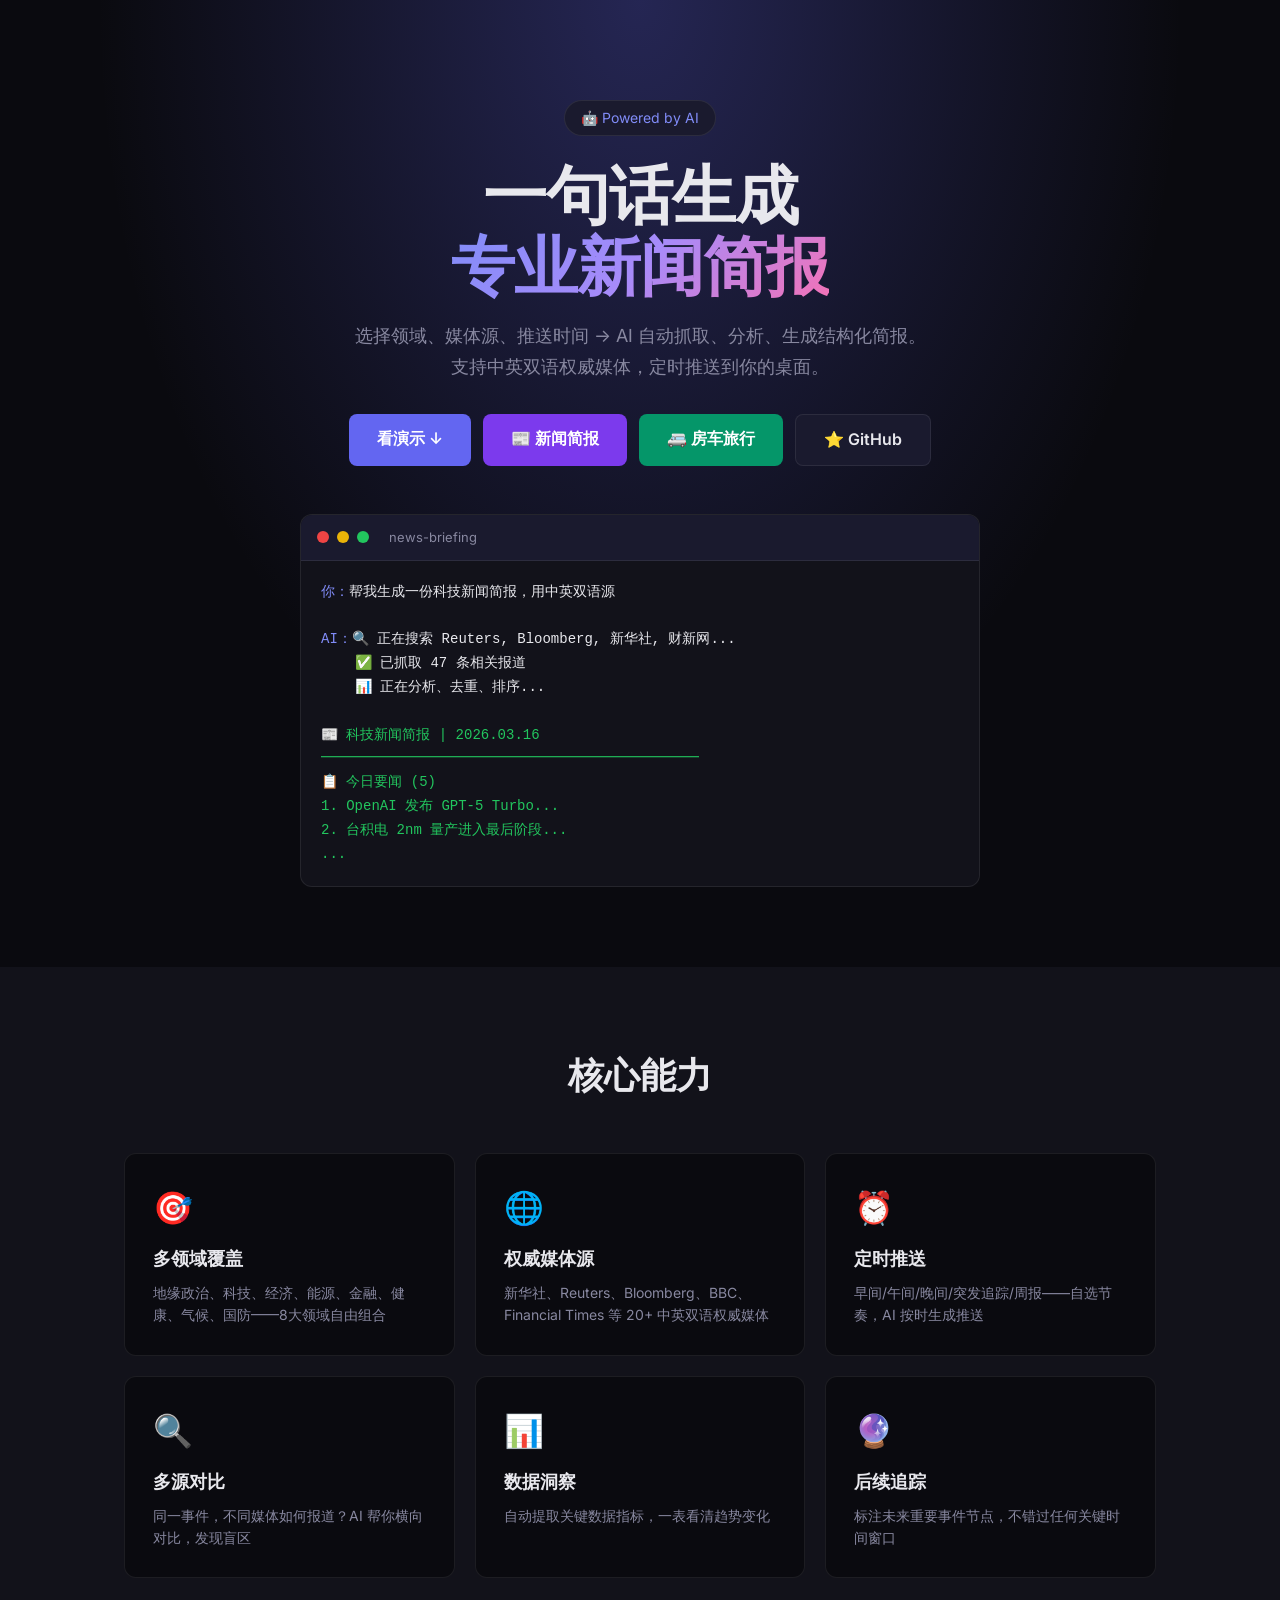
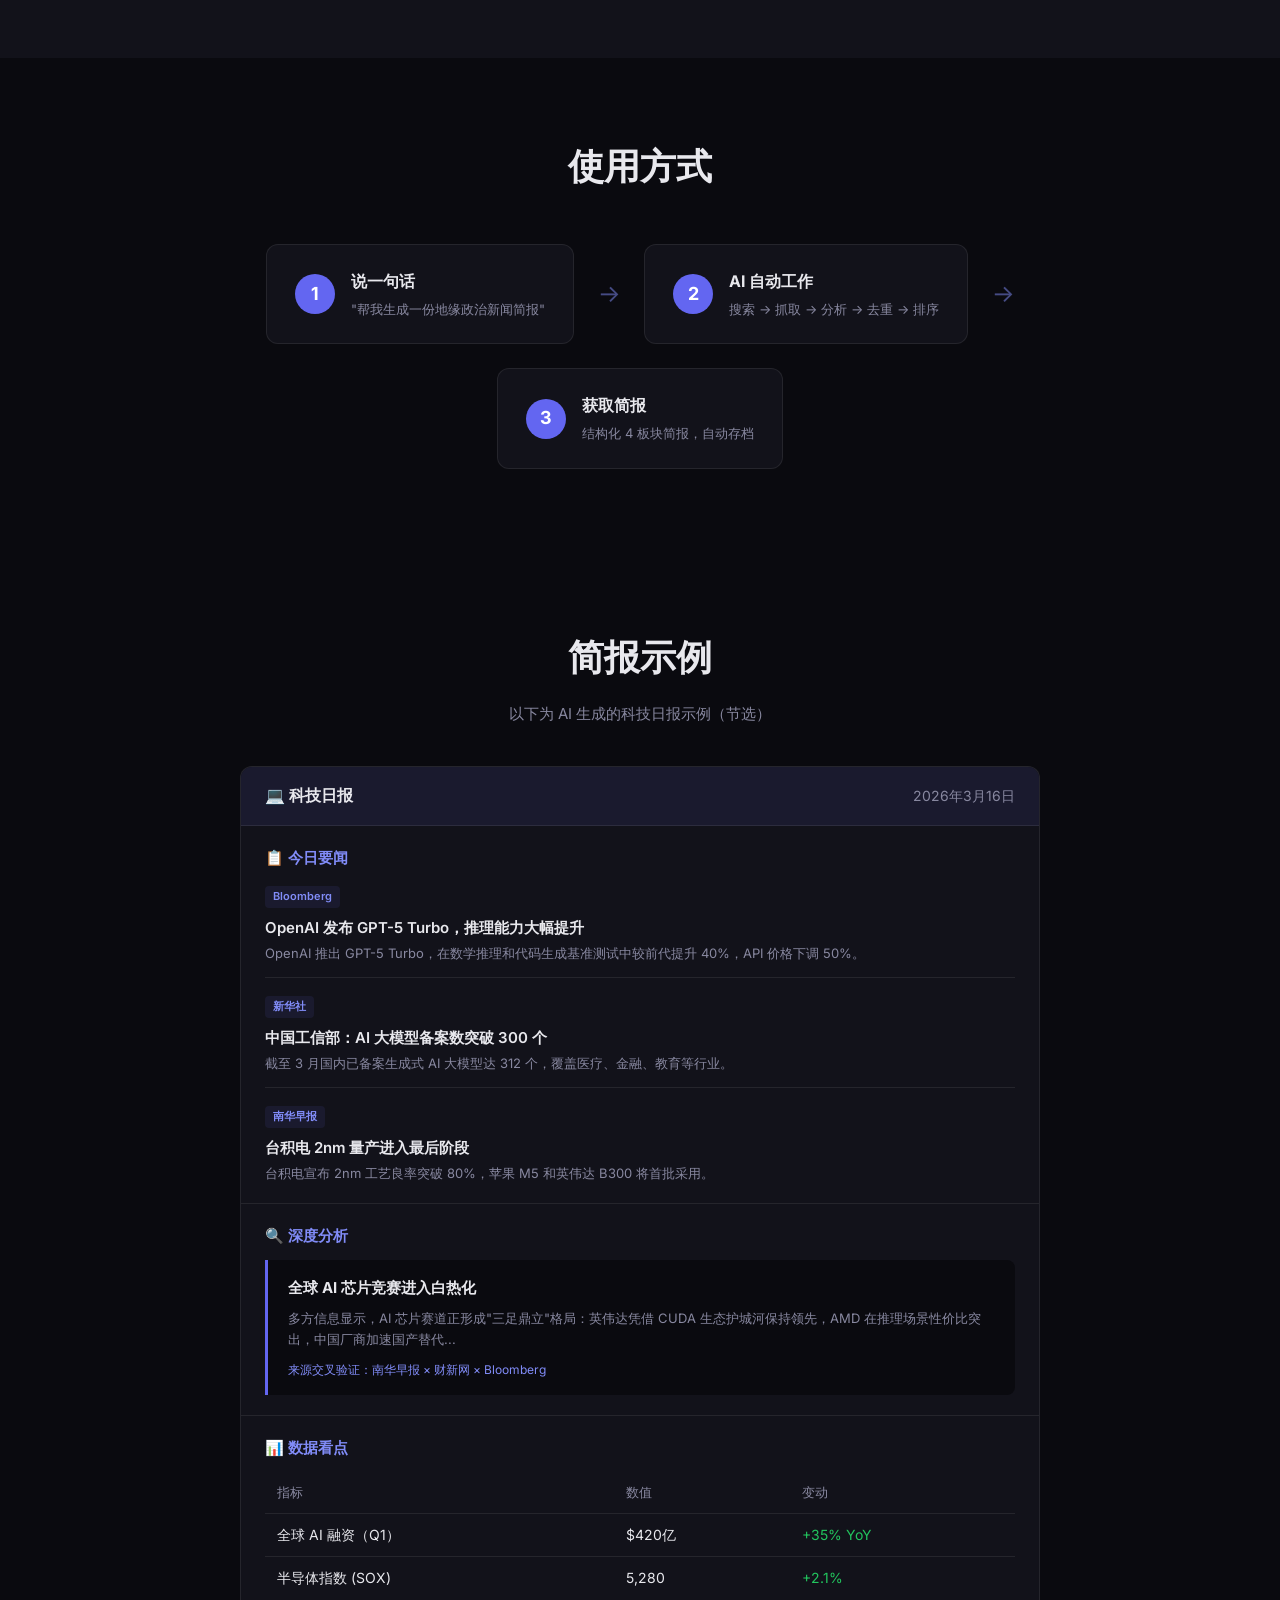
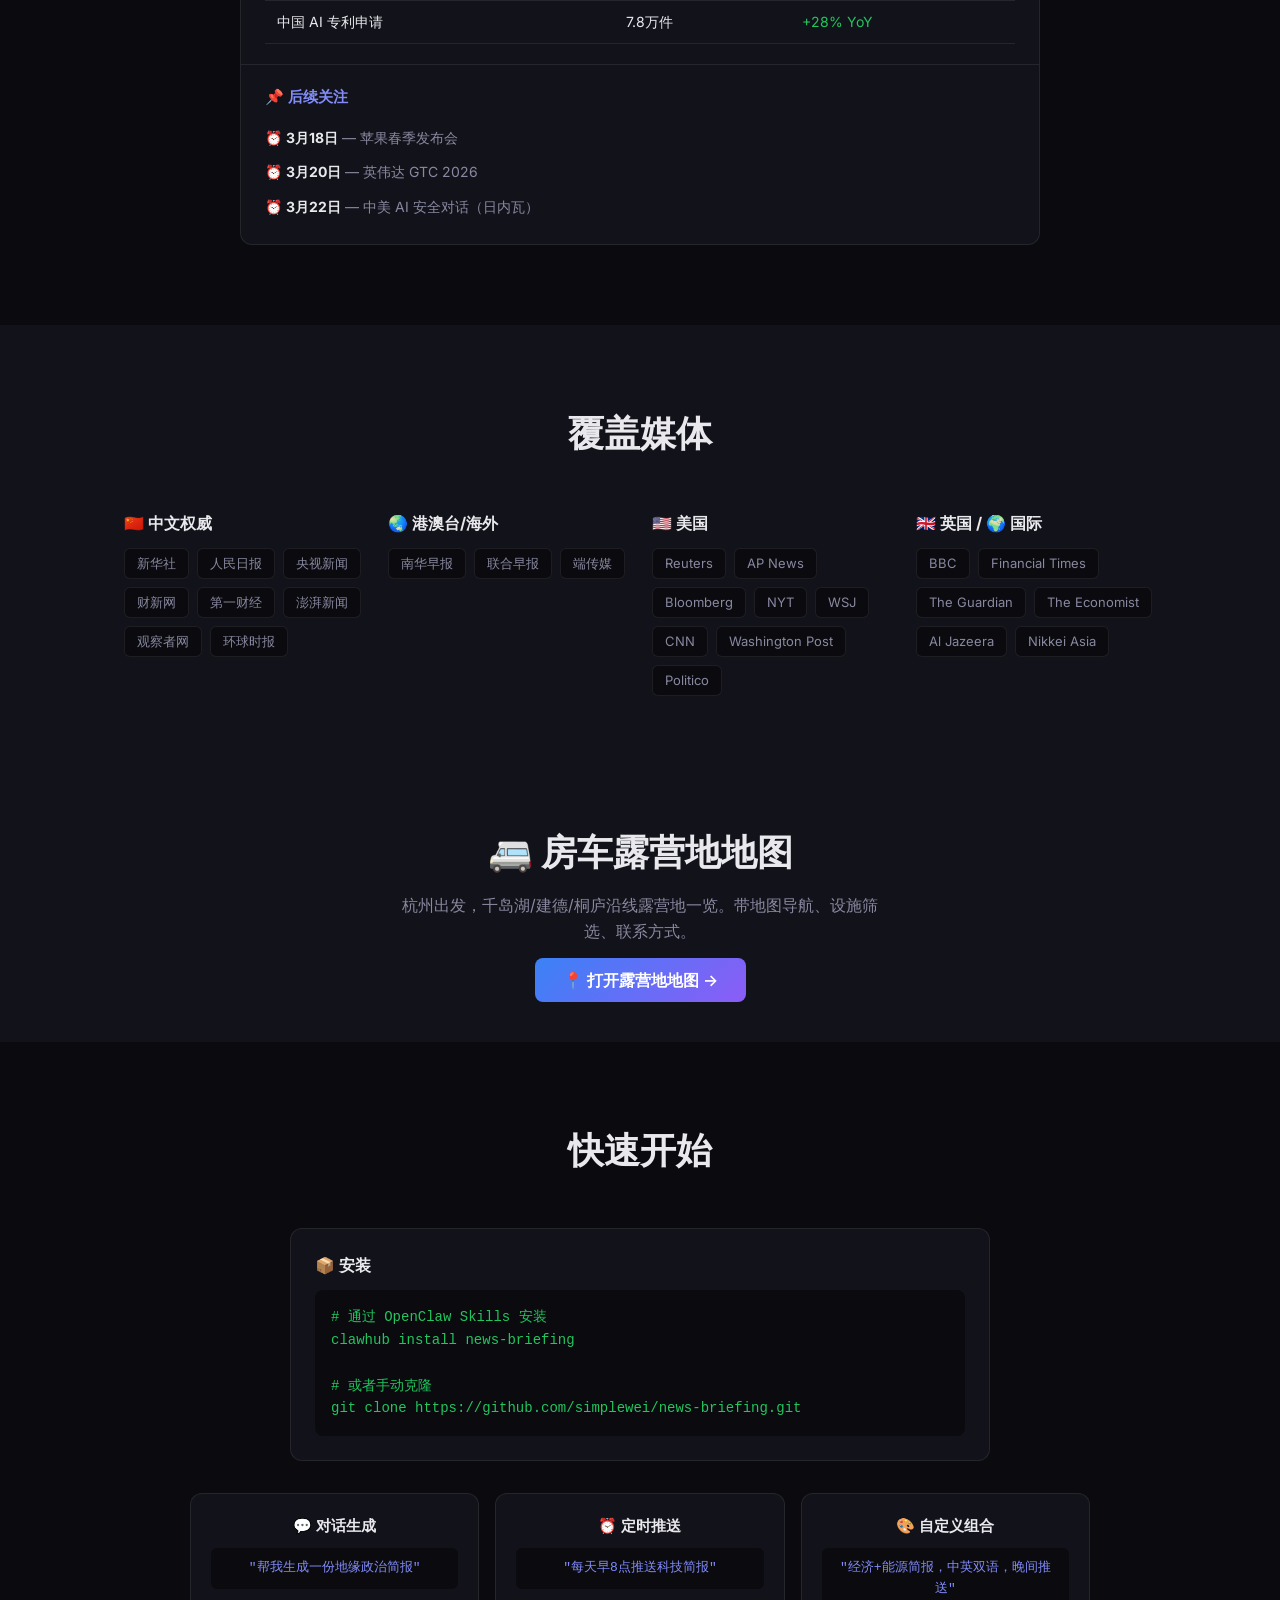
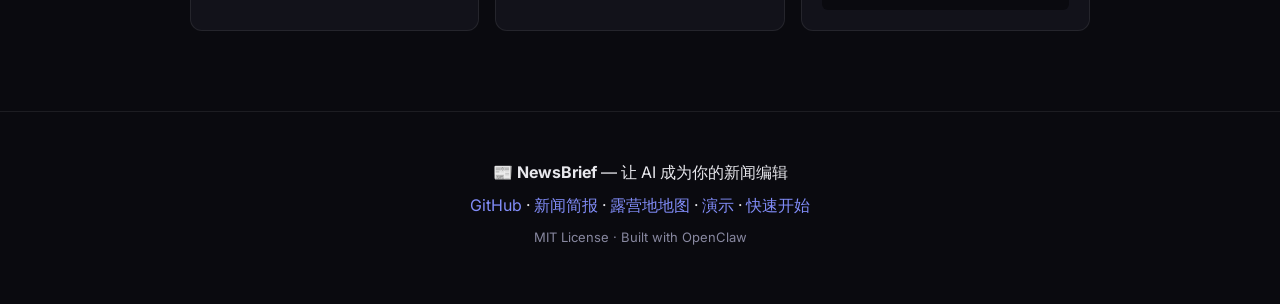
<file: docs/index.html>
<!DOCTYPE html>
<html lang="zh-CN">
<head>
    <meta charset="UTF-8">
    <meta name="viewport" content="width=device-width, initial-scale=1.0">
    <title>📰 NewsBrief — AI 新闻简报生成器</title>
    <link rel="stylesheet" href="css/style.css">
    <link rel="preconnect" href="https://fonts.googleapis.com">
    <link href="https://fonts.googleapis.com/css2?family=Inter:wght@400;500;600;700;800&display=swap" rel="stylesheet">
</head>
<body>
    <!-- Hero -->
    <section class="hero">
        <div class="container">
            <div class="hero-badge">🤖 Powered by AI</div>
            <h1>一句话生成<br><span class="gradient-text">专业新闻简报</span></h1>
            <p class="hero-desc">选择领域、媒体源、推送时间 → AI 自动抓取、分析、生成结构化简报。<br>支持中英双语权威媒体，定时推送到你的桌面。</p>
            <div class="hero-actions">
                <a href="#demo" class="btn btn-primary">看演示 ↓</a>
                <a href="app.html" class="btn btn-primary" style="background:#7c3aed;">📰 新闻简报</a>
                <a href="trip.html" class="btn btn-primary" style="background:#059669;">🚐 房车旅行</a>
                <a href="https://github.com/simplewei/news-briefing" class="btn btn-secondary">⭐ GitHub</a>
            </div>
            <div class="hero-terminal">
                <div class="terminal-header">
                    <span class="dot red"></span>
                    <span class="dot yellow"></span>
                    <span class="dot green"></span>
                    <span class="terminal-title">news-briefing</span>
                </div>
                <pre class="terminal-body"><code><span class="prompt">你：</span>帮我生成一份科技新闻简报，用中英双语源

<span class="prompt">AI：</span>🔍 正在搜索 Reuters, Bloomberg, 新华社, 财新网...
    ✅ 已抓取 47 条相关报道
    📊 正在分析、去重、排序...
    
<span class="output">📰 科技新闻简报 | 2026.03.16</span>
<span class="output">━━━━━━━━━━━━━━━━━━━━━━━━━━━</span>
<span class="output">📋 今日要闻 (5)</span>
<span class="output">1. OpenAI 发布 GPT-5 Turbo...</span>
<span class="output">2. 台积电 2nm 量产进入最后阶段...</span>
<span class="output">...</span></code></pre>
            </div>
        </div>
    </section>

    <!-- Features -->
    <section class="features" id="features">
        <div class="container">
            <h2>核心能力</h2>
            <div class="features-grid">
                <div class="feature-card">
                    <div class="feature-icon">🎯</div>
                    <h3>多领域覆盖</h3>
                    <p>地缘政治、科技、经济、能源、金融、健康、气候、国防——8大领域自由组合</p>
                </div>
                <div class="feature-card">
                    <div class="feature-icon">🌐</div>
                    <h3>权威媒体源</h3>
                    <p>新华社、Reuters、Bloomberg、BBC、Financial Times 等 20+ 中英双语权威媒体</p>
                </div>
                <div class="feature-card">
                    <div class="feature-icon">⏰</div>
                    <h3>定时推送</h3>
                    <p>早间/午间/晚间/突发追踪/周报——自选节奏，AI 按时生成推送</p>
                </div>
                <div class="feature-card">
                    <div class="feature-icon">🔍</div>
                    <h3>多源对比</h3>
                    <p>同一事件，不同媒体如何报道？AI 帮你横向对比，发现盲区</p>
                </div>
                <div class="feature-card">
                    <div class="feature-icon">📊</div>
                    <h3>数据洞察</h3>
                    <p>自动提取关键数据指标，一表看清趋势变化</p>
                </div>
                <div class="feature-card">
                    <div class="feature-icon">🔮</div>
                    <h3>后续追踪</h3>
                    <p>标注未来重要事件节点，不错过任何关键时间窗口</p>
                </div>
            </div>
        </div>
    </section>

    <!-- How it works -->
    <section class="how-it-works" id="how">
        <div class="container">
            <h2>使用方式</h2>
            <div class="steps">
                <div class="step">
                    <div class="step-num">1</div>
                    <div class="step-content">
                        <h3>说一句话</h3>
                        <p>"帮我生成一份地缘政治新闻简报"</p>
                    </div>
                </div>
                <div class="step-arrow">→</div>
                <div class="step">
                    <div class="step-num">2</div>
                    <div class="step-content">
                        <h3>AI 自动工作</h3>
                        <p>搜索 → 抓取 → 分析 → 去重 → 排序</p>
                    </div>
                </div>
                <div class="step-arrow">→</div>
                <div class="step">
                    <div class="step-num">3</div>
                    <div class="step-content">
                        <h3>获取简报</h3>
                        <p>结构化 4 板块简报，自动存档</p>
                    </div>
                </div>
            </div>
        </div>
    </section>

    <!-- Demo Output -->
    <section class="demo" id="demo">
        <div class="container">
            <h2>简报示例</h2>
            <p class="demo-subtitle">以下为 AI 生成的科技日报示例（节选）</p>
            <div class="briefing-preview">
                <div class="briefing-header">
                    <span class="briefing-tag">💻 科技日报</span>
                    <span class="briefing-date">2026年3月16日</span>
                </div>
                <div class="briefing-section">
                    <h4>📋 今日要闻</h4>
                    <div class="news-item">
                        <span class="news-source">Bloomberg</span>
                        <span class="news-title">OpenAI 发布 GPT-5 Turbo，推理能力大幅提升</span>
                        <p class="news-summary">OpenAI 推出 GPT-5 Turbo，在数学推理和代码生成基准测试中较前代提升 40%，API 价格下调 50%。</p>
                    </div>
                    <div class="news-item">
                        <span class="news-source">新华社</span>
                        <span class="news-title">中国工信部：AI 大模型备案数突破 300 个</span>
                        <p class="news-summary">截至 3 月国内已备案生成式 AI 大模型达 312 个，覆盖医疗、金融、教育等行业。</p>
                    </div>
                    <div class="news-item">
                        <span class="news-source">南华早报</span>
                        <span class="news-title">台积电 2nm 量产进入最后阶段</span>
                        <p class="news-summary">台积电宣布 2nm 工艺良率突破 80%，苹果 M5 和英伟达 B300 将首批采用。</p>
                    </div>
                </div>
                <div class="briefing-section">
                    <h4>🔍 深度分析</h4>
                    <div class="analysis-box">
                        <h5>全球 AI 芯片竞赛进入白热化</h5>
                        <p>多方信息显示，AI 芯片赛道正形成"三足鼎立"格局：英伟达凭借 CUDA 生态护城河保持领先，AMD 在推理场景性价比突出，中国厂商加速国产替代...</p>
                        <div class="analysis-sources">
                            <span>来源交叉验证：南华早报 × 财新网 × Bloomberg</span>
                        </div>
                    </div>
                </div>
                <div class="briefing-section">
                    <h4>📊 数据看点</h4>
                    <table class="data-table">
                        <tr><th>指标</th><th>数值</th><th>变动</th></tr>
                        <tr><td>全球 AI 融资（Q1）</td><td>$420亿</td><td class="up">+35% YoY</td></tr>
                        <tr><td>半导体指数 (SOX)</td><td>5,280</td><td class="up">+2.1%</td></tr>
                        <tr><td>中国 AI 专利申请</td><td>7.8万件</td><td class="up">+28% YoY</td></tr>
                    </table>
                </div>
                <div class="briefing-section">
                    <h4>📌 后续关注</h4>
                    <ul class="upcoming">
                        <li>⏰ <strong>3月18日</strong> — 苹果春季发布会</li>
                        <li>⏰ <strong>3月20日</strong> — 英伟达 GTC 2026</li>
                        <li>⏰ <strong>3月22日</strong> — 中美 AI 安全对话（日内瓦）</li>
                    </ul>
                </div>
            </div>
        </div>
    </section>

    <!-- Media Sources -->
    <section class="media" id="media">
        <div class="container">
            <h2>覆盖媒体</h2>
            <div class="media-grid">
                <div class="media-col">
                    <h4>🇨🇳 中文权威</h4>
                    <div class="media-tags">
                        <span>新华社</span><span>人民日报</span><span>央视新闻</span>
                        <span>财新网</span><span>第一财经</span><span>澎湃新闻</span>
                        <span>观察者网</span><span>环球时报</span>
                    </div>
                </div>
                <div class="media-col">
                    <h4>🌏 港澳台/海外</h4>
                    <div class="media-tags">
                        <span>南华早报</span><span>联合早报</span><span>端传媒</span>
                    </div>
                </div>
                <div class="media-col">
                    <h4>🇺🇸 美国</h4>
                    <div class="media-tags">
                        <span>Reuters</span><span>AP News</span><span>Bloomberg</span>
                        <span>NYT</span><span>WSJ</span><span>CNN</span>
                        <span>Washington Post</span><span>Politico</span>
                    </div>
                </div>
                <div class="media-col">
                    <h4>🇬🇧 英国 / 🌍 国际</h4>
                    <div class="media-tags">
                        <span>BBC</span><span>Financial Times</span><span>The Guardian</span>
                        <span>The Economist</span><span>Al Jazeera</span><span>Nikkei Asia</span>
                    </div>
                </div>
            </div>
        </div>
    </section>

    <!-- Campsite Banner -->
    <section style="background:var(--bg2);padding:48px 0;text-align:center;">
        <div class="container">
            <h2 style="margin-bottom:12px;">🚐 房车露营地地图</h2>
            <p style="color:var(--text2);max-width:500px;margin:0 auto 24px;">杭州出发，千岛湖/建德/桐庐沿线露营地一览。带地图导航、设施筛选、联系方式。</p>
            <a href="campsites.html" class="btn btn-primary" style="background:linear-gradient(135deg,#3b82f6,#8b5cf6);">📍 打开露营地地图 →</a>
        </div>
    </section>

    <!-- Quick Start -->
    <section class="quickstart" id="start">
        <div class="container">
            <h2>快速开始</h2>
            <div class="install-box">
                <h4>📦 安装</h4>
                <pre><code># 通过 OpenClaw Skills 安装
clawhub install news-briefing

# 或者手动克隆
git clone https://github.com/simplewei/news-briefing.git</code></pre>
            </div>
            <div class="usage-cards">
                <div class="usage-card">
                    <h4>💬 对话生成</h4>
                    <code>"帮我生成一份地缘政治简报"</code>
                </div>
                <div class="usage-card">
                    <h4>⏰ 定时推送</h4>
                    <code>"每天早8点推送科技简报"</code>
                </div>
                <div class="usage-card">
                    <h4>🎨 自定义组合</h4>
                    <code>"经济+能源简报，中英双语，晚间推送"</code>
                </div>
            </div>
        </div>
    </section>

    <!-- Footer -->
    <footer>
        <div class="container">
            <p>📰 <strong>NewsBrief</strong> — 让 AI 成为你的新闻编辑</p>
            <p class="footer-links">
                <a href="https://github.com/simplewei/news-briefing">GitHub</a> · 
                <a href="app.html">新闻简报</a> · 
                <a href="campsites.html">露营地地图</a> · 
                <a href="#demo">演示</a> · 
                <a href="#start">快速开始</a>
            </p>
            <p class="footer-copy">MIT License · Built with OpenClaw</p>
        </div>
    </footer>

    <script src="js/main.js"></script>
</body>
</html>
</file>
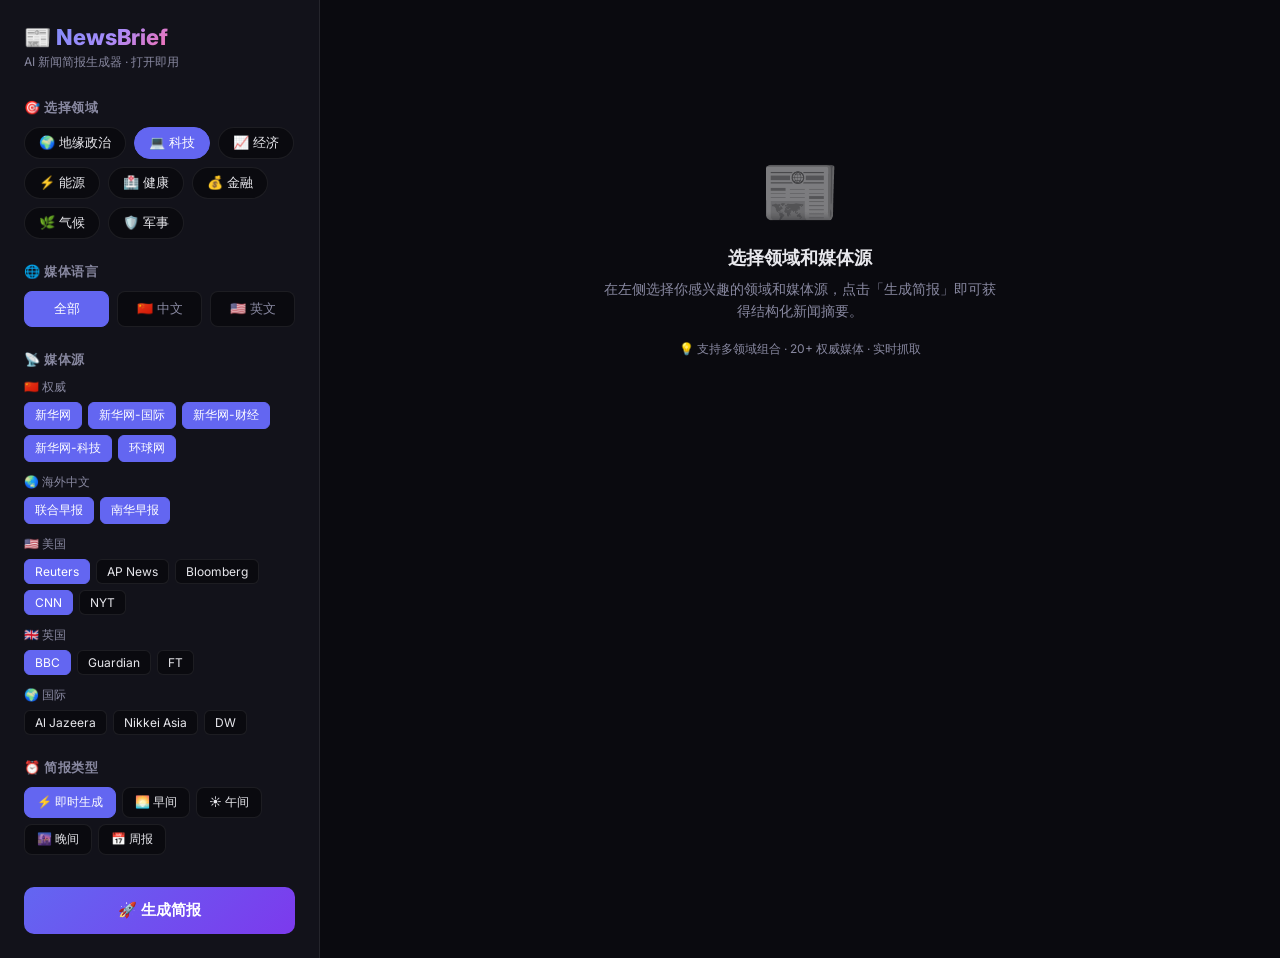
<file: docs/app.html>
<!DOCTYPE html>
<html lang="zh-CN">
<head>
    <meta charset="UTF-8">
    <meta name="viewport" content="width=device-width, initial-scale=1.0">
    <title>📰 NewsBrief — 新闻简报生成器</title>
    <link rel="preconnect" href="https://fonts.googleapis.com">
    <link href="https://fonts.googleapis.com/css2?family=Inter:wght@400;500;600;700;800&display=swap" rel="stylesheet">
    <style>
        :root {
            --bg: #0a0a0f; --bg2: #12121a; --bg3: #1a1a2e; --bg4: #22223a;
            --text: #e8e8ed; --text2: #8888a0;
            --accent: #6366f1; --accent2: #818cf8; --accent-glow: rgba(99,102,241,0.3);
            --green: #22c55e; --red: #ef4444; --yellow: #eab308; --orange: #f97316;
            --border: rgba(255,255,255,0.08); --radius: 12px;
        }
        * { margin:0; padding:0; box-sizing:border-box; }
        body { font-family:'Inter',-apple-system,sans-serif; background:var(--bg); color:var(--text); min-height:100vh; }
        
        /* Layout */
        .app-container { display:flex; min-height:100vh; }
        .sidebar { width:320px; background:var(--bg2); border-right:1px solid var(--border); padding:24px; overflow-y:auto; flex-shrink:0; }
        .main { flex:1; padding:32px 40px; overflow-y:auto; max-height:100vh; }
        
        /* Sidebar */
        .logo { font-size:22px; font-weight:800; margin-bottom:4px; }
        .logo span { background:linear-gradient(135deg,var(--accent2),#a78bfa,#f472b6); -webkit-background-clip:text; -webkit-text-fill-color:transparent; }
        .logo-sub { font-size:12px; color:var(--text2); margin-bottom:28px; }
        
        .config-section { margin-bottom:24px; }
        .config-label { font-size:13px; font-weight:600; color:var(--text2); margin-bottom:10px; text-transform:uppercase; letter-spacing:0.5px; }
        
        /* Domain chips */
        .chip-group { display:flex; flex-wrap:wrap; gap:8px; }
        .chip { padding:6px 14px; border-radius:20px; font-size:13px; border:1px solid var(--border); background:var(--bg); cursor:pointer; transition:all 0.2s; user-select:none; }
        .chip:hover { border-color:var(--accent); }
        .chip.active { background:var(--accent); border-color:var(--accent); color:white; }
        .chip .chip-icon { margin-right:4px; }
        
        /* Media list */
        .media-group { margin-bottom:12px; }
        .media-group-title { font-size:12px; color:var(--text2); margin-bottom:6px; font-weight:500; }
        .media-items { display:flex; flex-wrap:wrap; gap:6px; }
        .media-chip { padding:4px 10px; border-radius:6px; font-size:12px; border:1px solid var(--border); background:var(--bg); cursor:pointer; transition:all 0.2s; user-select:none; }
        .media-chip:hover { border-color:var(--accent); }
        .media-chip.active { background:var(--accent); border-color:var(--accent); color:white; }
        .media-chip.disabled { opacity:0.4; cursor:not-allowed; }
        
        /* Language toggle */
        .lang-toggle { display:flex; gap:8px; margin-bottom:8px; }
        .lang-btn { flex:1; padding:8px; border-radius:8px; border:1px solid var(--border); background:var(--bg); color:var(--text2); font-size:13px; cursor:pointer; text-align:center; transition:all 0.2s; }
        .lang-btn.active { background:var(--accent); border-color:var(--accent); color:white; }
        
        /* Generate button */
        .generate-btn { width:100%; padding:14px; border-radius:10px; background:linear-gradient(135deg,var(--accent),#7c3aed); color:white; font-size:15px; font-weight:700; border:none; cursor:pointer; transition:all 0.2s; margin-top:8px; }
        .generate-btn:hover { transform:translateY(-1px); box-shadow:0 8px 24px var(--accent-glow); }
        .generate-btn:disabled { opacity:0.5; cursor:not-allowed; transform:none; box-shadow:none; }
        .generate-btn .spinner { display:none; }
        .generate-btn.loading .spinner { display:inline-block; animation:spin 1s linear infinite; }
        .generate-btn.loading .btn-text { display:none; }
        @keyframes spin { to { transform:rotate(360deg); } }
        
        /* Main content */
        .main-header { margin-bottom:24px; }
        .main-title { font-size:28px; font-weight:700; margin-bottom:4px; }
        .main-subtitle { color:var(--text2); font-size:14px; }
        
        /* Empty state */
        .empty-state { text-align:center; padding:120px 40px; color:var(--text2); }
        .empty-state .icon { font-size:64px; margin-bottom:16px; opacity:0.5; }
        .empty-state h3 { font-size:18px; margin-bottom:8px; color:var(--text); }
        .empty-state p { font-size:14px; max-width:400px; margin:0 auto; line-height:1.6; }
        
        /* Briefing output */
        .briefing { display:none; }
        .briefing.visible { display:block; }
        
        .briefing-meta { display:flex; justify-content:space-between; align-items:center; margin-bottom:20px; flex-wrap:wrap; gap:12px; }
        .briefing-tags { display:flex; gap:8px; flex-wrap:wrap; }
        .briefing-tag { padding:4px 10px; border-radius:6px; font-size:12px; background:var(--bg3); color:var(--accent2); border:1px solid var(--border); }
        .briefing-actions { display:flex; gap:8px; }
        .action-btn { padding:6px 14px; border-radius:6px; font-size:12px; background:var(--bg3); color:var(--text2); border:1px solid var(--border); cursor:pointer; transition:all 0.2s; }
        .action-btn:hover { border-color:var(--accent); color:var(--accent2); }
        
        .section { margin-bottom:24px; background:var(--bg2); border:1px solid var(--border); border-radius:var(--radius); overflow:hidden; }
        .section-header { padding:14px 20px; background:var(--bg3); border-bottom:1px solid var(--border); display:flex; justify-content:space-between; align-items:center; }
        .section-title { font-size:15px; font-weight:600; }
        .section-count { font-size:12px; color:var(--text2); background:var(--bg); padding:2px 8px; border-radius:10px; }
        .section-body { padding:16px 20px; }
        
        /* News items */
        .news-item { padding:12px 0; border-bottom:1px solid var(--border); }
        .news-item:last-child { border-bottom:none; }
        .news-header { display:flex; align-items:center; gap:8px; margin-bottom:4px; flex-wrap:wrap; }
        .news-source-badge { font-size:11px; font-weight:600; padding:2px 8px; border-radius:4px; }
        .news-source-badge.zh { background:rgba(239,68,68,0.15); color:#f87171; }
        .news-source-badge.en { background:rgba(59,130,246,0.15); color:#60a5fa; }
        .news-time { font-size:11px; color:var(--text2); }
        .news-title { font-size:14px; font-weight:600; margin:4px 0; line-height:1.4; }
        .news-title a { color:var(--text); text-decoration:none; }
        .news-title a:hover { color:var(--accent2); }
        .news-summary { font-size:13px; color:var(--text2); line-height:1.5; }
        
        /* Analysis */
        .analysis-box { background:var(--bg); border-left:3px solid var(--accent); padding:16px 20px; border-radius:0 8px 8px 0; margin-bottom:12px; }
        .analysis-box:last-child { margin-bottom:0; }
        .analysis-title { font-size:14px; font-weight:600; margin-bottom:8px; }
        .analysis-text { font-size:13px; color:var(--text2); line-height:1.6; }
        .analysis-sources { margin-top:8px; font-size:11px; color:var(--accent2); }
        
        /* Data table */
        .data-table { width:100%; border-collapse:collapse; font-size:13px; }
        .data-table th, .data-table td { padding:10px 12px; text-align:left; border-bottom:1px solid var(--border); }
        .data-table th { color:var(--text2); font-weight:500; font-size:12px; }
        .data-table .up { color:var(--green); }
        .data-table .down { color:var(--red); }
        
        /* Upcoming */
        .upcoming-list { list-style:none; }
        .upcoming-list li { padding:8px 0; font-size:13px; border-bottom:1px solid var(--border); display:flex; gap:8px; }
        .upcoming-list li:last-child { border-bottom:none; }
        .upcoming-date { font-weight:600; color:var(--accent2); min-width:80px; }
        
        /* Status bar */
        .status-bar { position:fixed; bottom:0; left:320px; right:0; background:var(--bg2); border-top:1px solid var(--border); padding:8px 24px; font-size:12px; color:var(--text2); display:none; align-items:center; gap:8px; z-index:100; }
        .status-bar.visible { display:flex; }
        .status-dot { width:8px; height:8px; border-radius:50%; }
        .status-dot.working { background:var(--yellow); animation:pulse 1s infinite; }
        .status-dot.done { background:var(--green); }
        .status-dot.error { background:var(--red); }
        @keyframes pulse { 0%,100%{opacity:1} 50%{opacity:0.4} }
        
        /* Responsive */
        @media(max-width:900px) {
            .app-container { flex-direction:column; }
            .sidebar { width:100%; max-height:50vh; border-right:none; border-bottom:1px solid var(--border); }
            .main { max-height:none; padding:20px; }
            .status-bar { left:0; }
        }
        
        /* Toast */
        .toast { position:fixed; top:20px; right:20px; padding:12px 20px; border-radius:8px; font-size:13px; z-index:1000; transform:translateX(120%); transition:transform 0.3s ease; }
        .toast.show { transform:translateX(0); }
        .toast.success { background:var(--green); color:white; }
        .toast.error { background:var(--red); color:white; }
        .toast.info { background:var(--accent); color:white; }
        
        /* Scrollbar */
        ::-webkit-scrollbar { width:6px; }
        ::-webkit-scrollbar-track { background:transparent; }
        ::-webkit-scrollbar-thumb { background:var(--bg4); border-radius:3px; }
        ::-webkit-scrollbar-thumb:hover { background:var(--text2); }
        
        /* Schedule selector */
        .schedule-options { display:flex; flex-wrap:wrap; gap:6px; }
        .schedule-chip { padding:6px 12px; border-radius:8px; font-size:12px; border:1px solid var(--border); background:var(--bg); cursor:pointer; transition:all 0.2s; }
        .schedule-chip:hover { border-color:var(--accent); }
        .schedule-chip.active { background:var(--accent); border-color:var(--accent); color:white; }
    </style>
</head>
<body>
    <div class="app-container">
        <!-- Sidebar Config -->
        <div class="sidebar">
            <div class="logo">📰 <span>NewsBrief</span></div>
            <div class="logo-sub">AI 新闻简报生成器 · 打开即用</div>
            
            <!-- 1. Domain Selection -->
            <div class="config-section">
                <div class="config-label">🎯 选择领域</div>
                <div class="chip-group" id="domainChips"></div>
            </div>
            
            <!-- 2. Language Filter -->
            <div class="config-section">
                <div class="config-label">🌐 媒体语言</div>
                <div class="lang-toggle">
                    <div class="lang-btn active" data-lang="all" onclick="toggleLang(this)">全部</div>
                    <div class="lang-btn" data-lang="zh" onclick="toggleLang(this)">🇨🇳 中文</div>
                    <div class="lang-btn" data-lang="en" onclick="toggleLang(this)">🇺🇸 英文</div>
                </div>
            </div>
            
            <!-- 3. Media Sources -->
            <div class="config-section">
                <div class="config-label">📡 媒体源</div>
                <div id="mediaList"></div>
            </div>
            
            <!-- 4. Schedule (for display only in web version) -->
            <div class="config-section">
                <div class="config-label">⏰ 简报类型</div>
                <div class="schedule-options">
                    <div class="schedule-chip active" data-schedule="instant" onclick="toggleSchedule(this)">⚡ 即时生成</div>
                    <div class="schedule-chip" data-schedule="morning" onclick="toggleSchedule(this)">🌅 早间</div>
                    <div class="schedule-chip" data-schedule="noon" onclick="toggleSchedule(this)">☀️ 午间</div>
                    <div class="schedule-chip" data-schedule="evening" onclick="toggleSchedule(this)">🌆 晚间</div>
                    <div class="schedule-chip" data-schedule="weekly" onclick="toggleSchedule(this)">📅 周报</div>
                </div>
            </div>
            
            <!-- Generate -->
            <button class="generate-btn" id="generateBtn" onclick="generateBriefing()">
                <span class="btn-text">🚀 生成简报</span>
                <span class="spinner">⏳ 正在搜索和分析...</span>
            </button>
        </div>
        
        <!-- Main Content -->
        <div class="main" id="mainContent">
            <!-- Empty state -->
            <div class="empty-state" id="emptyState">
                <div class="icon">📰</div>
                <h3>选择领域和媒体源</h3>
                <p>在左侧选择你感兴趣的领域和媒体源，点击「生成简报」即可获得结构化新闻摘要。</p>
                <p style="margin-top:16px;font-size:12px;color:var(--text2)">💡 支持多领域组合 · 20+ 权威媒体 · 实时抓取</p>
            </div>
            
            <!-- Briefing output -->
            <div class="briefing" id="briefingOutput"></div>
        </div>
    </div>
    
    <!-- Status bar -->
    <div class="status-bar" id="statusBar">
        <div class="status-dot" id="statusDot"></div>
        <span id="statusText"></span>
    </div>
    
    <!-- Toast -->
    <div class="toast" id="toast"></div>

    <script src="js/app.js"></script>
</body>
</html>
</file>
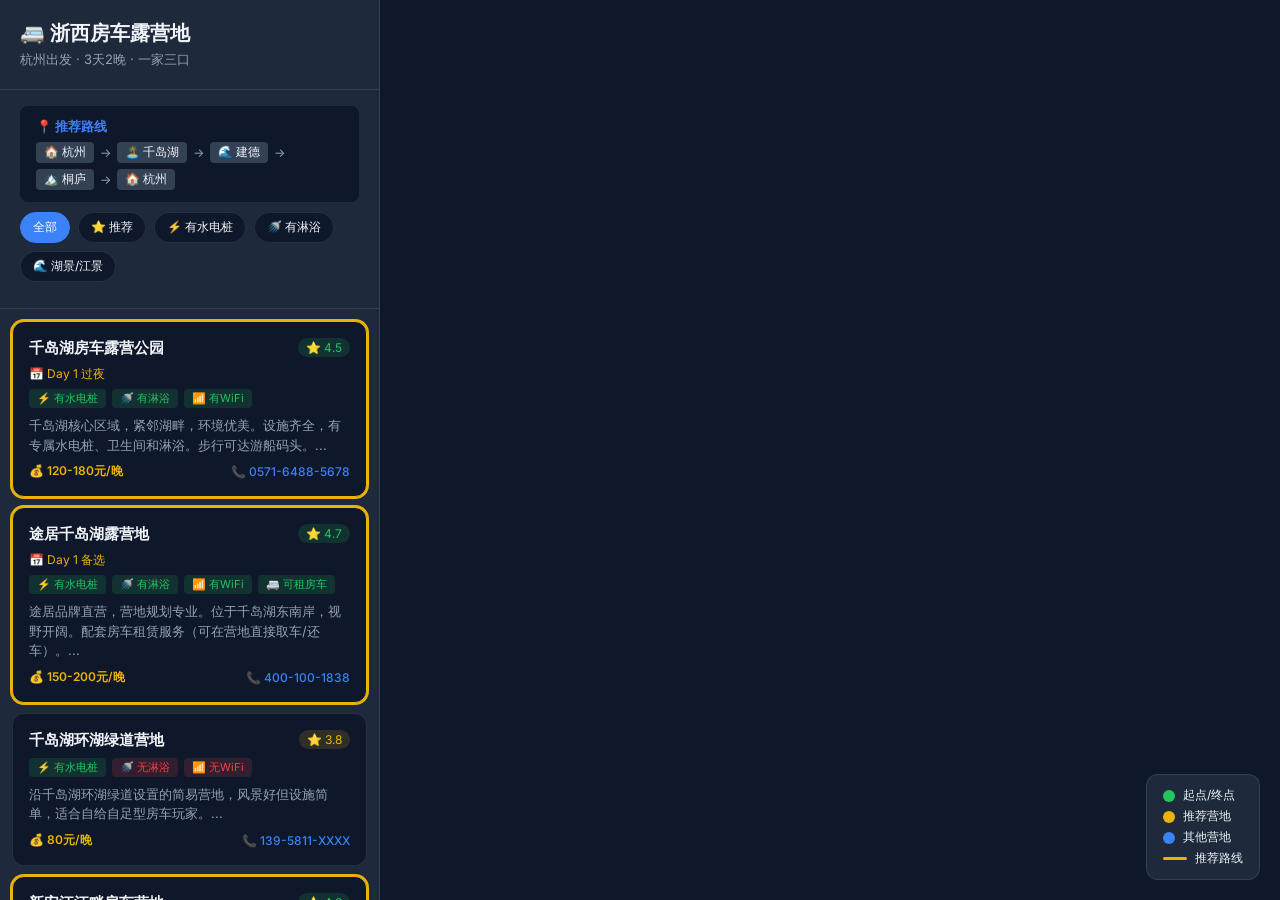
<file: docs/campsites.html>
<!DOCTYPE html>
<html lang="zh-CN">
<head>
    <meta charset="UTF-8">
    <meta name="viewport" content="width=device-width, initial-scale=1.0">
    <title>🚐 浙西房车露营地地图 · 高德</title>
    <link href="https://fonts.googleapis.com/css2?family=Inter:wght@400;500;600;700&display=swap" rel="stylesheet">
    <!-- 高德地图 JS API -->
    <script>
        window._amapLoaded = false;
        window.onAMapLoad = function() {
            window._amapLoaded = true;
            initMap();
        };
    </script>
    <script src="https://webapi.amap.com/maps?v=2.0&key=4a17b7ec7519baadb86894294d2c65f1&plugin=AMap.Driving,AMap.ToolBar&callback=onAMapLoad"></script>
    <style>
        :root {
            --bg:#0f172a; --bg2:#1e293b; --bg3:#334155;
            --text:#f1f5f9; --text2:#94a3b8;
            --accent:#3b82f6; --green:#22c55e; --yellow:#eab308; --red:#ef4444;
            --border:rgba(255,255,255,0.1); --radius:12px;
        }
        *{margin:0;padding:0;box-sizing:border-box}
        body{font-family:'Inter',sans-serif;background:var(--bg);color:var(--text)}
        .app{display:flex;height:100vh}
        .sidebar{width:380px;background:var(--bg2);border-right:1px solid var(--border);display:flex;flex-direction:column;flex-shrink:0}
        .sidebar-header{padding:20px;border-bottom:1px solid var(--border)}
        .sidebar-header h1{font-size:20px;font-weight:700;margin-bottom:4px}
        .sidebar-header p{font-size:13px;color:var(--text2)}
        .filters{padding:16px 20px;border-bottom:1px solid var(--border)}
        .filter-row{display:flex;gap:8px;flex-wrap:wrap;margin-bottom:10px}
        .filter-chip{padding:6px 12px;border-radius:20px;font-size:12px;border:1px solid var(--border);background:var(--bg);cursor:pointer;transition:all 0.2s;user-select:none}
        .filter-chip:hover{border-color:var(--accent)}
        .filter-chip.active{background:var(--accent);border-color:var(--accent);color:white}
        .route-info{padding:12px 16px;background:var(--bg);border-radius:8px;margin-bottom:10px}
        .route-info h4{font-size:13px;margin-bottom:6px;color:var(--accent)}
        .route-stops{display:flex;align-items:center;gap:6px;flex-wrap:wrap;font-size:12px}
        .route-stops .arrow{color:var(--text2)}
        .route-stop{padding:2px 8px;background:var(--bg3);border-radius:4px}
        .campsite-list{flex:1;overflow-y:auto;padding:12px}
        .campsite-card{background:var(--bg);border:1px solid var(--border);border-radius:var(--radius);padding:16px;margin-bottom:10px;cursor:pointer;transition:all 0.2s}
        .campsite-card:hover,.campsite-card.active{border-color:var(--accent);box-shadow:0 0 0 1px var(--accent)}
        .campsite-card.highlighted{border-color:var(--yellow);box-shadow:0 0 0 2px var(--yellow)}
        .card-header{display:flex;justify-content:space-between;align-items:start;margin-bottom:8px}
        .card-name{font-size:15px;font-weight:600}
        .card-rating{font-size:12px;padding:2px 8px;border-radius:10px}
        .card-rating.good{background:rgba(34,197,94,0.15);color:var(--green)}
        .card-rating.avg{background:rgba(234,179,8,0.15);color:var(--yellow)}
        .card-tags{display:flex;gap:6px;flex-wrap:wrap;margin-bottom:8px}
        .tag{font-size:11px;padding:2px 8px;border-radius:4px;background:var(--bg3);color:var(--text2)}
        .tag.has{background:rgba(34,197,94,0.15);color:var(--green)}
        .tag.no{background:rgba(239,68,68,0.15);color:var(--red)}
        .card-detail{font-size:13px;color:var(--text2);line-height:1.5;margin-bottom:8px}
        .card-footer{display:flex;justify-content:space-between;align-items:center;font-size:12px}
        .card-price{color:var(--yellow);font-weight:600}
        .card-phone{color:var(--accent);font-weight:500}
        .map-container{flex:1;position:relative}
        #map{width:100%;height:100%}
        .route-legend{position:absolute;bottom:20px;right:20px;background:var(--bg2);border:1px solid var(--border);border-radius:var(--radius);padding:12px 16px;z-index:100;font-size:12px}
        .legend-item{display:flex;align-items:center;gap:8px;margin-bottom:4px}
        .legend-item:last-child{margin-bottom:0}
        .legend-dot{width:12px;height:12px;border-radius:50%}
        .legend-line{width:24px;height:3px;border-radius:2px}
        @media(max-width:768px){
            .app{flex-direction:column-reverse}
            .sidebar{width:100%;height:50vh}
            .map-container{height:50vh}
        }
        ::-webkit-scrollbar{width:5px}
        ::-webkit-scrollbar-thumb{background:var(--bg3);border-radius:3px}

        /* 高德地图信息窗体样式 */
        .amap-info-window{background:var(--bg2)!important;color:var(--text)!important;border-radius:var(--radius)!important;padding:12px!important}
        .popup-name{font-size:15px;font-weight:600;margin-bottom:4px}
        .popup-info{font-size:12px;color:var(--text2);line-height:1.5}
    </style>
</head>
<body>
    <div class="app">
        <div class="sidebar">
            <div class="sidebar-header">
                <h1>🚐 浙西房车露营地</h1>
                <p>杭州出发 · 3天2晚 · 一家三口</p>
            </div>
            <div class="filters">
                <div class="route-info">
                    <h4>📍 推荐路线</h4>
                    <div class="route-stops">
                        <span class="route-stop">🏠 杭州</span><span class="arrow">→</span>
                        <span class="route-stop">🏝️ 千岛湖</span><span class="arrow">→</span>
                        <span class="route-stop">🌊 建德</span><span class="arrow">→</span>
                        <span class="route-stop">🏔️ 桐庐</span><span class="arrow">→</span>
                        <span class="route-stop">🏠 杭州</span>
                    </div>
                </div>
                <div class="filter-row">
                    <div class="filter-chip active" data-filter="all" onclick="filterCampsites(this)">全部</div>
                    <div class="filter-chip" data-filter="recommended" onclick="filterCampsites(this)">⭐ 推荐</div>
                    <div class="filter-chip" data-filter="has-hookup" onclick="filterCampsites(this)">⚡ 有水电桩</div>
                    <div class="filter-chip" data-filter="has-shower" onclick="filterCampsites(this)">🚿 有淋浴</div>
                    <div class="filter-chip" data-filter="lakefront" onclick="filterCampsites(this)">🌊 湖景/江景</div>
                </div>
            </div>
            <div class="campsite-list" id="campsiteList"></div>
        </div>
        <div class="map-container">
            <div id="map"></div>
            <div class="route-legend">
                <div class="legend-item"><div class="legend-dot" style="background:var(--green)"></div> 起点/终点</div>
                <div class="legend-item"><div class="legend-dot" style="background:var(--yellow)"></div> 推荐营地</div>
                <div class="legend-item"><div class="legend-dot" style="background:var(--accent)"></div> 其他营地</div>
                <div class="legend-item"><div class="legend-line" style="background:var(--yellow)"></div> 推荐路线</div>
            </div>
        </div>
    </div>

    <script>
    // ========== 营地数据 ==========
    const CAMPSITES = [
        { id:'hangzhou-start', name:'🏠 杭州（出发地）', lat:30.2741, lng:120.1551, region:'hangzhou', type:'start', description:'杭州市区出发点', phone:'', price:'', rating:'', tags:[], facilities:{} },
        { id:'qiandaohu-rv', name:'千岛湖房车露营公园', lat:29.6042, lng:118.9486, region:'qiandaohu', recommended:true, description:'千岛湖核心区域，紧邻湖畔，环境优美。设施齐全，有专属水电桩、卫生间和淋浴。步行可达游船码头。', phone:'0571-6488-5678', price:'120-180元/晚', rating:'4.5', day:'Day 1 过夜', tags:['has-hookup','has-shower','lakefront'], facilities:{hookup:true,shower:true,toilet:true,wifi:true,store:true} },
        { id:'qiandaohu-tuju', name:'途居千岛湖露营地', lat:29.6300, lng:119.0100, region:'qiandaohu', recommended:true, description:'途居品牌直营，营地规划专业。位于千岛湖东南岸，视野开阔。配套房车租赁服务（可在营地直接取车/还车）。', phone:'400-100-1838', price:'150-200元/晚', rating:'4.7', day:'Day 1 备选', tags:['has-hookup','has-shower','lakefront','recommended'], facilities:{hookup:true,shower:true,toilet:true,wifi:true,store:true,rental:true} },
        { id:'qiandaohu-lakeside', name:'千岛湖环湖绿道营地', lat:29.5800, lng:118.9200, region:'qiandaohu', description:'沿千岛湖环湖绿道设置的简易营地，风景好但设施简单，适合自给自足型房车玩家。', phone:'139-5811-XXXX', price:'80元/晚', rating:'3.8', tags:['has-hookup','lakefront'], facilities:{hookup:true,shower:false,toilet:true,wifi:false,store:false} },
        { id:'jiande-xinanjiang', name:'新安江江畔房车营地', lat:29.4829, lng:119.2800, region:'jiande', recommended:true, description:'位于新安江畔，紧邻水电站。江水常年14-17°C，夏天雾气缭绕。营地设施齐全，可租皮划艇、垂钓。', phone:'0571-6478-9012', price:'100-150元/晚', rating:'4.3', day:'Day 2 过夜', tags:['has-hookup','has-shower','lakefront'], facilities:{hookup:true,shower:true,toilet:true,wifi:true,store:true,fishing:true} },
        { id:'jiande-dacici', name:'大慈岩景区停车场', lat:29.3894, lng:119.3282, region:'jiande', description:'大慈岩景区入口附近，有大型停车位可停房车。日间游览方便，过夜需跟景区确认。无水电桩。', phone:'0571-6471-2345', price:'日间20元，过夜另议', rating:'3.5', tags:[], facilities:{hookup:false,shower:false,toilet:true,wifi:false,store:true} },
        { id:'tonglu-yaolin', name:'瑶琳仙境景区营地', lat:29.8517, lng:119.6300, region:'tonglu', description:'瑶琳仙境景区附近，溶洞景观独特。附近有农家菜馆。Day 3 白天游览用。', phone:'0571-6436-1166', price:'停车免费/营地50元', rating:'3.8', tags:['has-hookup'], facilities:{hookup:true,shower:false,toilet:true,wifi:false,store:true} },
        { id:'tonglu-fuchun', name:'富春江沿岸观景台', lat:29.7669, lng:119.6850, region:'tonglu', description:'《富春山居图》实景地，适合短暂停留拍照观景。有简易停车位。', phone:'', price:'免费', rating:'4.0', tags:['lakefront'], facilities:{hookup:false,shower:false,toilet:false,wifi:false,store:false} },
        { id:'jiande-meicheng', name:'梅城古镇营地', lat:29.4522, lng:119.2986, region:'jiande', description:'梅城古镇旁，可逛古镇、品尝建德小吃。营地较新，设施不错。', phone:'0571-6414-8888', price:'100元/晚', rating:'4.1', tags:['has-hookup','has-shower'], facilities:{hookup:true,shower:true,toilet:true,wifi:true,store:true} }
    ];

    // ========== 侧边栏渲染（不依赖地图API）==========
    function renderCampsiteList(filter = 'all') {
        const list = document.getElementById('campsiteList');
        const filtered = CAMPSITES.filter(cs => {
            if (cs.type === 'start') return false;
            if (filter === 'all') return true;
            if (filter === 'recommended') return cs.recommended;
            return cs.tags && cs.tags.includes(filter);
        });

        list.innerHTML = filtered.map(cs => `
            <div class="campsite-card ${cs.recommended ? 'highlighted' : ''}" 
                 data-id="${cs.id}" 
                 onclick="focusCampsite('${cs.id}')">
                <div class="card-header">
                    <div class="card-name">${cs.name}</div>
                    <div class="card-rating ${parseFloat(cs.rating||0)>=4?'good':'avg'}">
                        ⭐ ${cs.rating || 'N/A'}
                    </div>
                </div>
                ${cs.day ? `<div style="font-size:12px;color:var(--yellow);margin-bottom:6px;">📅 ${cs.day}</div>` : ''}
                <div class="card-tags">
                    <span class="tag ${cs.facilities?.hookup?'has':'no'}">⚡ ${cs.facilities?.hookup?'有水电桩':'无水电桩'}</span>
                    <span class="tag ${cs.facilities?.shower?'has':'no'}">🚿 ${cs.facilities?.shower?'有淋浴':'无淋浴'}</span>
                    <span class="tag ${cs.facilities?.wifi?'has':'no'}">📶 ${cs.facilities?.wifi?'有WiFi':'无WiFi'}</span>
                    ${cs.facilities?.fishing ? '<span class="tag has">🎣 可垂钓</span>' : ''}
                    ${cs.facilities?.rental ? '<span class="tag has">🚐 可租房车</span>' : ''}
                </div>
                <div class="card-detail">${cs.description.slice(0, 80)}...</div>
                <div class="card-footer">
                    <span class="card-price">💰 ${cs.price}</span>
                    <span class="card-phone">📞 ${cs.phone || '无'}</span>
                </div>
            </div>
        `).join('');
    }

    function filterCampsites(el) {
        document.querySelectorAll('.filter-chip').forEach(c => c.classList.remove('active'));
        el.classList.add('active');
        renderCampsiteList(el.dataset.filter);
    }

    // 先渲染侧边栏
    renderCampsiteList();

    // ========== 地图相关变量 ==========
    let map = null;
    const markers = {};
    const infoWindows = {};

    const ROUTE_PATH = [
        [120.1551,30.2741],
        [119.5000,29.9500],
        [119.0190,30.0698],
        [119.2810,29.4797],
        [119.6400,29.8100],
        [120.1551,30.2741]
    ];

    // ========== 高德地图初始化（由 callback 触发）==========
    function initMap() {
        map = new AMap.Map('map', {
            zoom: 9,
            center: [119.5, 29.8],
            mapStyle: 'amap://styles/darkblue',
            viewMode: '2D'
        });

        map.addControl(new AMap.ToolBar({ position: 'RB' }));

        // 画路线
        const routePolyline = new AMap.Polyline({
            path: ROUTE_PATH,
            strokeColor: '#eab308',
            strokeWeight: 3,
            strokeStyle: 'dashed',
            strokeDasharray: [10, 10],
            strokeOpacity: 0.7,
            zIndex: 50
        });
        map.add(routePolyline);

        // 添加标记点
        CAMPSITES.forEach(cs => {
            let markerContent, markerColor;
            if (cs.type === 'start') {
                markerColor = '#22c55e';
                markerContent = `<div style="background:${markerColor};color:white;padding:6px 14px;border-radius:20px;font-size:13px;font-weight:600;white-space:nowrap;box-shadow:0 4px 12px rgba(0,0,0,0.4);text-align:center;position:relative;">🏠 杭州<div style="position:absolute;bottom:-6px;left:50%;transform:translateX(-50%);width:0;height:0;border-left:6px solid transparent;border-right:6px solid transparent;border-top:6px solid ${markerColor};"></div></div>`;
            } else if (cs.recommended) {
                markerColor = '#eab308';
                markerContent = `<div style="background:${markerColor};color:#000;padding:6px 14px;border-radius:20px;font-size:13px;font-weight:600;white-space:nowrap;box-shadow:0 4px 12px rgba(0,0,0,0.4);text-align:center;position:relative;">⭐ ${cs.name.slice(0,6)}<div style="position:absolute;bottom:-6px;left:50%;transform:translateX(-50%);width:0;height:0;border-left:6px solid transparent;border-right:6px solid transparent;border-top:6px solid ${markerColor};"></div></div>`;
            } else {
                markerColor = '#3b82f6';
                markerContent = `<div style="background:${markerColor};color:white;padding:5px 12px;border-radius:16px;font-size:12px;font-weight:500;white-space:nowrap;box-shadow:0 4px 12px rgba(0,0,0,0.4);text-align:center;position:relative;">📍 ${cs.name.slice(0,6)}<div style="position:absolute;bottom:-6px;left:50%;transform:translateX(-50%);width:0;height:0;border-left:5px solid transparent;border-right:5px solid transparent;border-top:5px solid ${markerColor};"></div></div>`;
            }

            const marker = new AMap.Marker({
                position: new AMap.LngLat(cs.lng, cs.lat),
                content: markerContent,
                offset: new AMap.Pixel(-30, -40),
                title: cs.name
            });

            const infoWindow = new AMap.InfoWindow({
                content: `<div style="min-width:220px;padding:8px;"><div style="font-size:15px;font-weight:600;margin-bottom:6px;">${cs.name}</div>${cs.price?'<div style="font-size:13px;color:#666;margin-bottom:4px;">💰 '+cs.price+'</div>':''}${cs.phone?'<div style="font-size:13px;color:#666;margin-bottom:4px;">📞 '+cs.phone+'</div>':''}${cs.rating?'<div style="font-size:13px;color:#666;margin-bottom:4px;">⭐ '+cs.rating+'/5</div>':''}<div style="font-size:12px;color:#888;line-height:1.5;margin-top:6px;">${cs.description.slice(0,120)}</div></div>`,
                offset: new AMap.Pixel(0, -30)
            });

            marker.on('click', () => infoWindow.open(map, marker.getPosition()));
            map.add(marker);
            markers[cs.id] = marker;
            infoWindows[cs.id] = infoWindow;
        });

        // 自动调整视野
        setTimeout(() => map.setFitView(null, false, [60,60,60,60]), 500);
    }

    function focusCampsite(id) {
        const cs = CAMPSITES.find(c => c.id === id);
        if (!cs) return;
        
        if (map) {
            map.setZoomAndCenter(14, [cs.lng, cs.lat]);
            infoWindows[id].open(map, markers[id].getPosition());
        }
        
        document.querySelectorAll('.campsite-card').forEach(c => c.classList.remove('active'));
        document.querySelector(`[data-id="${id}"]`)?.classList.add('active');
    }
    </script>
</body>
</html>
</file>
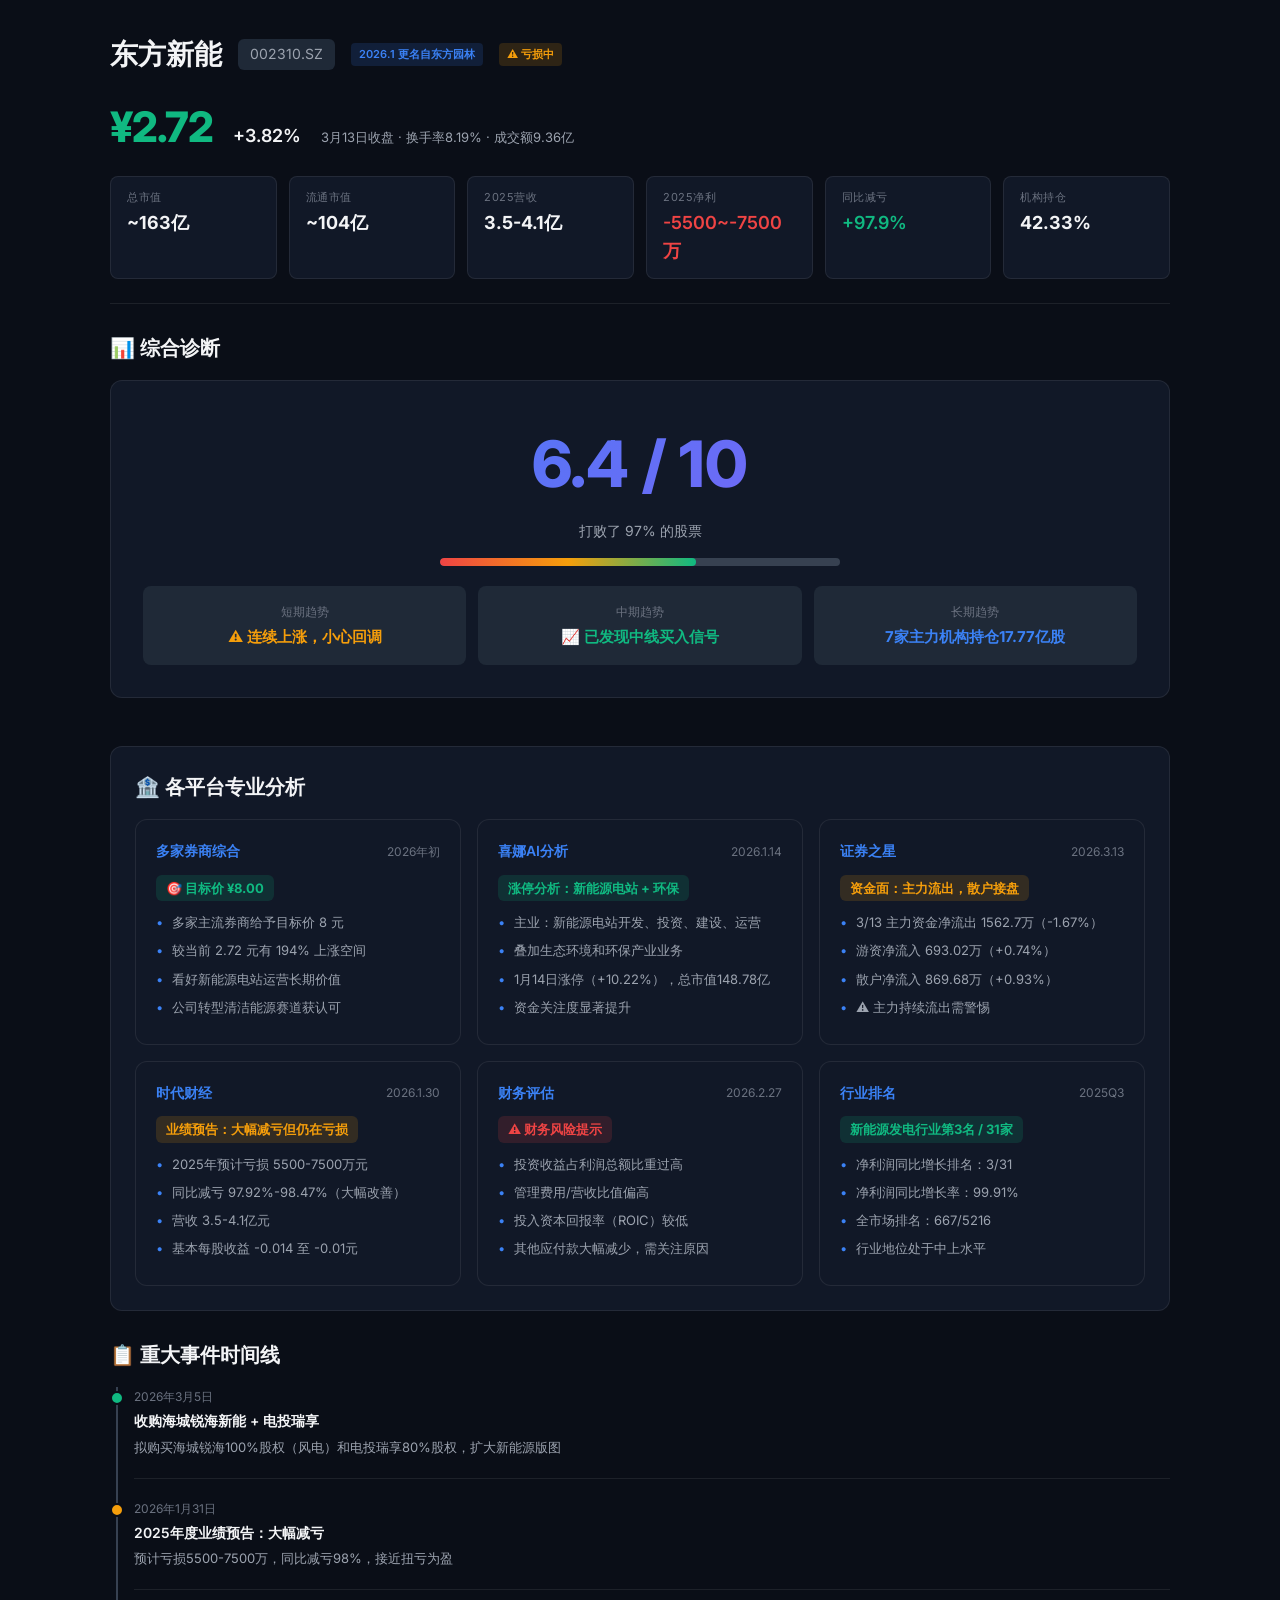
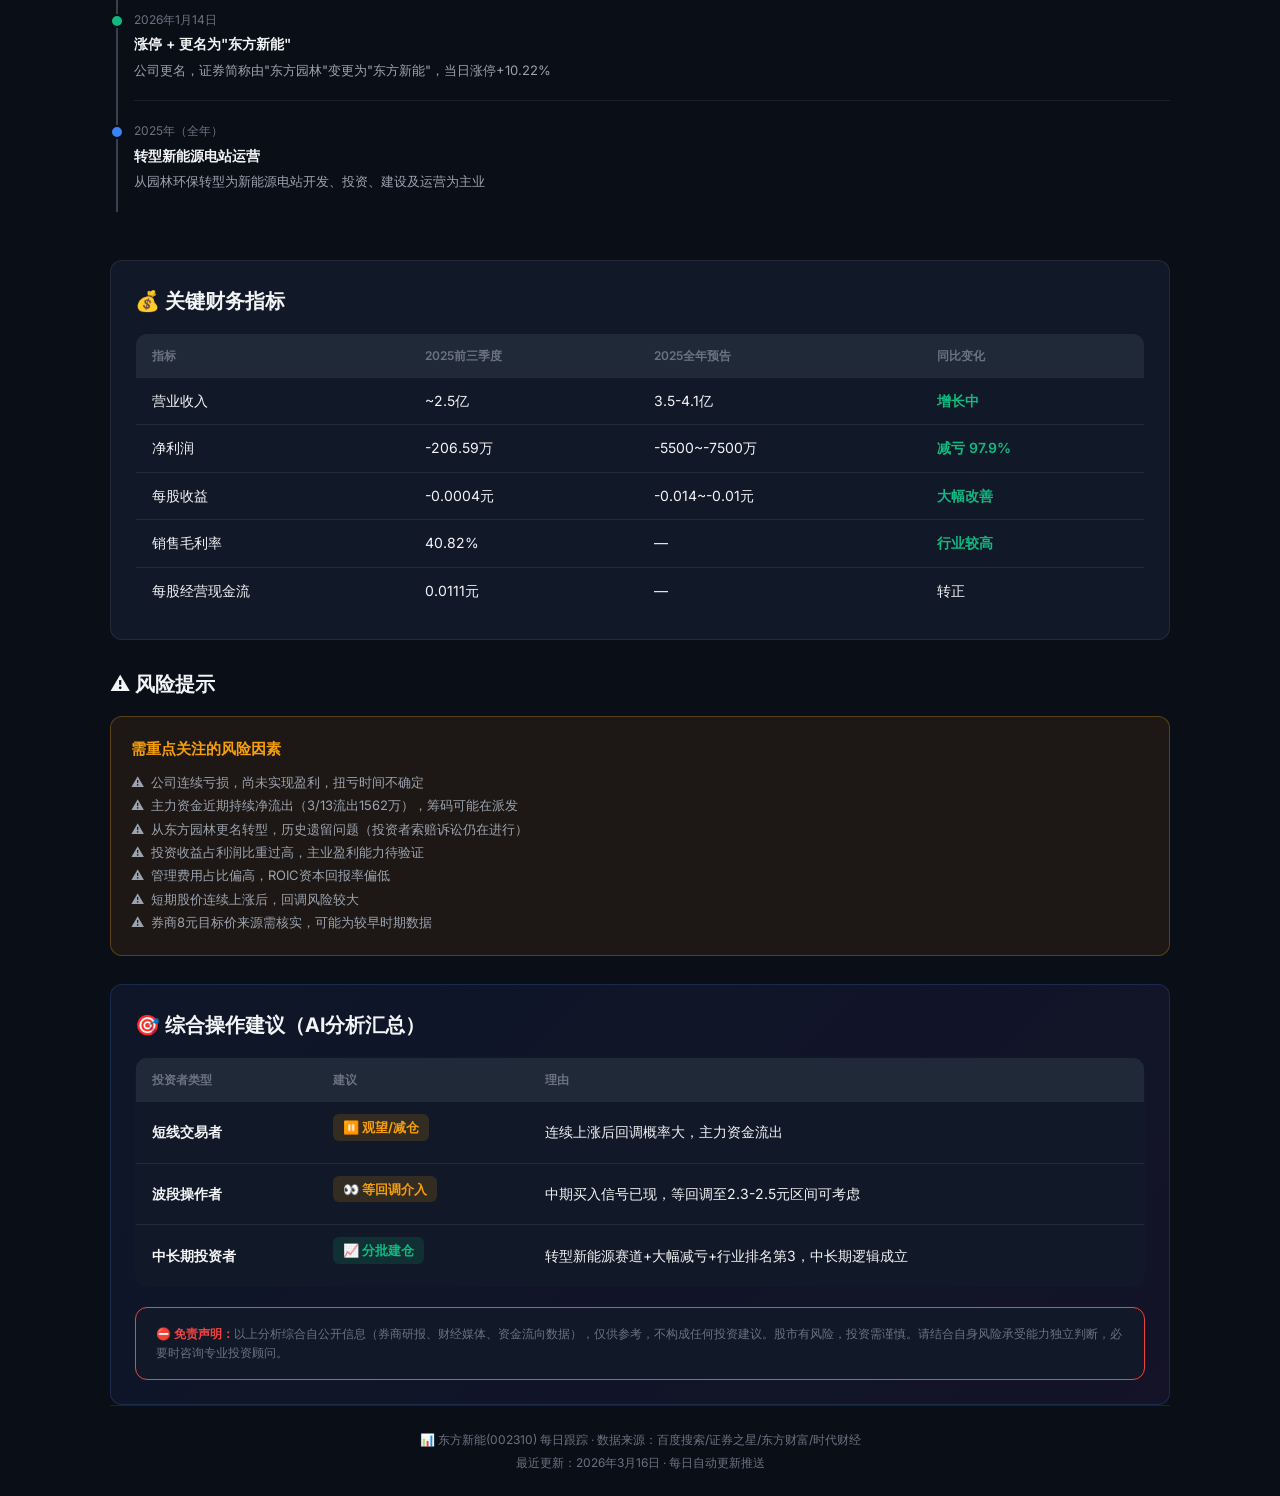
<file: docs/stock-002310.html>
<!DOCTYPE html>
<html lang="zh-CN">
<head>
    <meta charset="UTF-8">
    <meta name="viewport" content="width=device-width, initial-scale=1.0">
    <title>📊 东方新能(002310) · 每日跟踪</title>
    <link href="https://fonts.googleapis.com/css2?family=Inter:wght@400;500;600;700;800&display=swap" rel="stylesheet">
    <style>
        :root {
            --bg:#0a0e17; --bg2:#111827; --bg3:#1f2937; --bg4:#374151;
            --text:#f3f4f6; --text2:#9ca3af; --text3:#6b7280;
            --green:#10b981; --red:#ef4444; --yellow:#f59e0b; --blue:#3b82f6; --purple:#8b5cf6;
            --border:rgba(255,255,255,0.08); --radius:12px;
        }
        *{margin:0;padding:0;box-sizing:border-box}
        body{font-family:'Inter',-apple-system,sans-serif;background:var(--bg);color:var(--text);line-height:1.6}
        .container{max-width:1100px;margin:0 auto;padding:0 20px}
        
        /* Header */
        .header{padding:32px 0 24px;border-bottom:1px solid var(--border)}
        .stock-title{display:flex;align-items:center;gap:16px;margin-bottom:16px;flex-wrap:wrap}
        .stock-name{font-size:28px;font-weight:800}
        .stock-code{font-size:14px;color:var(--text2);background:var(--bg3);padding:4px 12px;border-radius:6px}
        .stock-badge{font-size:11px;padding:3px 8px;border-radius:4px;font-weight:600}
        .badge-rename{background:rgba(59,130,246,0.15);color:var(--blue)}
        .badge-warning{background:rgba(245,158,11,0.15);color:var(--yellow)}
        
        .price-row{display:flex;align-items:baseline;gap:20px;margin-bottom:16px;flex-wrap:wrap}
        .price{font-size:42px;font-weight:800;letter-spacing:-1px}
        .price.up{color:var(--green)}
        .price.down{color:var(--red)}
        .price-change{font-size:18px;font-weight:600}
        .price-meta{font-size:13px;color:var(--text2)}
        
        .key-metrics{display:grid;grid-template-columns:repeat(auto-fit,minmax(140px,1fr));gap:12px}
        .metric{background:var(--bg2);border:1px solid var(--border);border-radius:8px;padding:12px 16px}
        .metric-label{font-size:11px;color:var(--text3);text-transform:uppercase;letter-spacing:0.5px}
        .metric-value{font-size:18px;font-weight:700;margin-top:2px}
        
        /* Sections */
        section{padding:28px 0}
        .section-title{font-size:20px;font-weight:700;margin-bottom:16px;display:flex;align-items:center;gap:8px}
        
        /* Analysis Cards */
        .analysis-grid{display:grid;grid-template-columns:repeat(auto-fit,minmax(320px,1fr));gap:16px}
        .analysis-card{background:var(--bg2);border:1px solid var(--border);border-radius:var(--radius);padding:20px}
        .card-source{display:flex;justify-content:space-between;align-items:center;margin-bottom:12px}
        .source-name{font-size:14px;font-weight:600;color:var(--blue)}
        .source-date{font-size:12px;color:var(--text3)}
        .card-rating{display:inline-block;padding:3px 10px;border-radius:6px;font-size:13px;font-weight:700;margin-bottom:10px}
        .rating-buy{background:rgba(16,185,129,0.15);color:var(--green)}
        .rating-hold{background:rgba(245,158,11,0.15);color:var(--yellow)}
        .rating-sell{background:rgba(239,68,68,0.15);color:var(--red)}
        .card-content{font-size:13px;color:var(--text2);line-height:1.7}
        .card-content li{margin-bottom:6px;list-style:none;padding-left:16px;position:relative}
        .card-content li::before{content:'•';position:absolute;left:0;color:var(--blue)}
        
        /* Timeline */
        .timeline{position:relative;padding-left:24px}
        .timeline::before{content:'';position:absolute;left:6px;top:0;bottom:0;width:2px;background:var(--bg4)}
        .timeline-item{position:relative;margin-bottom:20px;padding-bottom:20px;border-bottom:1px solid var(--border)}
        .timeline-item:last-child{border:none}
        .timeline-dot{position:absolute;left:-24px;top:4px;width:14px;height:14px;border-radius:50%;background:var(--blue);border:2px solid var(--bg)}
        .timeline-dot.positive{background:var(--green)}
        .timeline-dot.negative{background:var(--red)}
        .timeline-dot.neutral{background:var(--yellow)}
        .timeline-date{font-size:12px;color:var(--text3);margin-bottom:4px}
        .timeline-title{font-size:14px;font-weight:600;margin-bottom:4px}
        .timeline-desc{font-size:13px;color:var(--text2)}
        
        /* Table */
        .data-table{width:100%;border-collapse:collapse;background:var(--bg2);border-radius:var(--radius);overflow:hidden;border:1px solid var(--border)}
        .data-table th{background:var(--bg3);padding:12px 16px;text-align:left;font-size:12px;color:var(--text3);font-weight:600;text-transform:uppercase}
        .data-table td{padding:12px 16px;font-size:14px;border-top:1px solid var(--border)}
        .data-table tr:hover td{background:rgba(59,130,246,0.03)}
        .val-up{color:var(--green);font-weight:600}
        .val-down{color:var(--red);font-weight:600}
        
        /* Score Bar */
        .score-section{text-align:center;padding:32px;background:var(--bg2);border-radius:var(--radius);border:1px solid var(--border);margin-bottom:20px}
        .score-big{font-size:64px;font-weight:800;background:linear-gradient(135deg,var(--blue),var(--purple));-webkit-background-clip:text;-webkit-text-fill-color:transparent}
        .score-label{font-size:14px;color:var(--text2);margin-top:4px}
        .score-bar{height:8px;background:var(--bg4);border-radius:4px;margin-top:16px;overflow:hidden;max-width:400px;margin-left:auto;margin-right:auto}
        .score-fill{height:100%;border-radius:4px;background:linear-gradient(90deg,var(--red),var(--yellow),var(--green))}
        
        /* Trend */
        .trend-grid{display:grid;grid-template-columns:repeat(3,1fr);gap:12px;margin-top:20px}
        .trend-card{background:var(--bg3);border-radius:8px;padding:16px;text-align:center}
        .trend-label{font-size:12px;color:var(--text3);margin-bottom:4px}
        .trend-value{font-size:15px;font-weight:700}
        
        /* Risk */
        .risk-box{background:rgba(245,158,11,0.08);border:1px solid rgba(245,158,11,0.3);border-radius:var(--radius);padding:20px;margin-top:16px}
        .risk-title{font-size:15px;font-weight:600;color:var(--yellow);margin-bottom:10px}
        .risk-list{font-size:13px;color:var(--text2);line-height:1.8}
        .risk-list li{list-style:none;padding-left:20px;position:relative}
        .risk-list li::before{content:'⚠️';position:absolute;left:0}
        
        /* Disclaimer */
        .disclaimer{background:var(--bg2);border:1px solid var(--red);border-radius:var(--radius);padding:16px 20px;margin:20px 0;font-size:12px;color:var(--text3);line-height:1.6}
        .disclaimer strong{color:var(--red)}
        
        /* Footer */
        footer{padding:24px 0;text-align:center;color:var(--text3);font-size:12px;border-top:1px solid var(--border)}
        
        /* Responsive */
        @media(max-width:768px){
            .price{font-size:32px}
            .trend-grid{grid-template-columns:1fr}
            .analysis-grid{grid-template-columns:1fr}
        }
    </style>
</head>
<body>
<div class="container">
    <!-- Header -->
    <div class="header">
        <div class="stock-title">
            <h1 class="stock-name">东方新能</h1>
            <span class="stock-code">002310.SZ</span>
            <span class="stock-badge badge-rename">2026.1 更名自东方园林</span>
            <span class="stock-badge badge-warning">⚠️ 亏损中</span>
        </div>
        <div class="price-row">
            <span class="price up">¥2.72</span>
            <span class="price-change up">+3.82%</span>
            <span class="price-meta">3月13日收盘 · 换手率8.19% · 成交额9.36亿</span>
        </div>
        <div class="key-metrics">
            <div class="metric"><div class="metric-label">总市值</div><div class="metric-value">~163亿</div></div>
            <div class="metric"><div class="metric-label">流通市值</div><div class="metric-value">~104亿</div></div>
            <div class="metric"><div class="metric-label">2025营收</div><div class="metric-value">3.5-4.1亿</div></div>
            <div class="metric"><div class="metric-label">2025净利</div><div class="metric-value val-down">-5500~-7500万</div></div>
            <div class="metric"><div class="metric-label">同比减亏</div><div class="metric-value val-up">+97.9%</div></div>
            <div class="metric"><div class="metric-label">机构持仓</div><div class="metric-value">42.33%</div></div>
        </div>
    </div>

    <!-- 综合评分 -->
    <section>
        <div class="section-title">📊 综合诊断</div>
        <div class="score-section">
            <div class="score-big">6.4 / 10</div>
            <div class="score-label">打败了 97% 的股票</div>
            <div class="score-bar"><div class="score-fill" style="width:64%"></div></div>
            <div class="trend-grid">
                <div class="trend-card">
                    <div class="trend-label">短期趋势</div>
                    <div class="trend-value" style="color:var(--yellow)">⚠️ 连续上涨，小心回调</div>
                </div>
                <div class="trend-card">
                    <div class="trend-label">中期趋势</div>
                    <div class="trend-value" style="color:var(--green)">📈 已发现中线买入信号</div>
                </div>
                <div class="trend-card">
                    <div class="trend-label">长期趋势</div>
                    <div class="trend-value" style="color:var(--blue)">7家主力机构持仓17.77亿股</div>
                </div>
            </div>
        </div>
    </section>

    <!-- 各平台专业分析 -->
    <section style="background:var(--bg2);border-radius:var(--radius);padding:24px;border:1px solid var(--border)">
        <div class="section-title">🏦 各平台专业分析</div>
        <div class="analysis-grid">
            <div class="analysis-card">
                <div class="card-source"><span class="source-name">多家券商综合</span><span class="source-date">2026年初</span></div>
                <div class="card-rating rating-buy">🎯 目标价 ¥8.00</div>
                <ul class="card-content">
                    <li>多家主流券商给予目标价 8 元</li>
                    <li>较当前 2.72 元有 194% 上涨空间</li>
                    <li>看好新能源电站运营长期价值</li>
                    <li>公司转型清洁能源赛道获认可</li>
                </ul>
            </div>
            <div class="analysis-card">
                <div class="card-source"><span class="source-name">喜娜AI分析</span><span class="source-date">2026.1.14</span></div>
                <div class="card-rating rating-buy">涨停分析：新能源电站 + 环保</div>
                <ul class="card-content">
                    <li>主业：新能源电站开发、投资、建设、运营</li>
                    <li>叠加生态环境和环保产业业务</li>
                    <li>1月14日涨停（+10.22%），总市值148.78亿</li>
                    <li>资金关注度显著提升</li>
                </ul>
            </div>
            <div class="analysis-card">
                <div class="card-source"><span class="source-name">证券之星</span><span class="source-date">2026.3.13</span></div>
                <div class="card-rating rating-hold">资金面：主力流出，散户接盘</div>
                <ul class="card-content">
                    <li>3/13 主力资金净流出 1562.7万（-1.67%）</li>
                    <li>游资净流入 693.02万（+0.74%）</li>
                    <li>散户净流入 869.68万（+0.93%）</li>
                    <li>⚠️ 主力持续流出需警惕</li>
                </ul>
            </div>
            <div class="analysis-card">
                <div class="card-source"><span class="source-name">时代财经</span><span class="source-date">2026.1.30</span></div>
                <div class="card-rating rating-hold">业绩预告：大幅减亏但仍在亏损</div>
                <ul class="card-content">
                    <li>2025年预计亏损 5500-7500万元</li>
                    <li>同比减亏 97.92%-98.47%（大幅改善）</li>
                    <li>营收 3.5-4.1亿元</li>
                    <li>基本每股收益 -0.014 至 -0.01元</li>
                </ul>
            </div>
            <div class="analysis-card">
                <div class="card-source"><span class="source-name">财务评估</span><span class="source-date">2026.2.27</span></div>
                <div class="card-rating rating-sell">⚠️ 财务风险提示</div>
                <ul class="card-content">
                    <li>投资收益占利润总额比重过高</li>
                    <li>管理费用/营收比值偏高</li>
                    <li>投入资本回报率（ROIC）较低</li>
                    <li>其他应付款大幅减少，需关注原因</li>
                </ul>
            </div>
            <div class="analysis-card">
                <div class="card-source"><span class="source-name">行业排名</span><span class="source-date">2025Q3</span></div>
                <div class="card-rating rating-buy">新能源发电行业第3名 / 31家</div>
                <ul class="card-content">
                    <li>净利润同比增长排名：3/31</li>
                    <li>净利润同比增长率：99.91%</li>
                    <li>全市场排名：667/5216</li>
                    <li>行业地位处于中上水平</li>
                </ul>
            </div>
        </div>
    </section>

    <!-- 重大事件 -->
    <section>
        <div class="section-title">📋 重大事件时间线</div>
        <div class="timeline">
            <div class="timeline-item">
                <div class="timeline-dot positive"></div>
                <div class="timeline-date">2026年3月5日</div>
                <div class="timeline-title">收购海城锐海新能 + 电投瑞享</div>
                <div class="timeline-desc">拟购买海城锐海100%股权（风电）和电投瑞享80%股权，扩大新能源版图</div>
            </div>
            <div class="timeline-item">
                <div class="timeline-dot neutral"></div>
                <div class="timeline-date">2026年1月31日</div>
                <div class="timeline-title">2025年度业绩预告：大幅减亏</div>
                <div class="timeline-desc">预计亏损5500-7500万，同比减亏98%，接近扭亏为盈</div>
            </div>
            <div class="timeline-item">
                <div class="timeline-dot positive"></div>
                <div class="timeline-date">2026年1月14日</div>
                <div class="timeline-title">涨停 + 更名为"东方新能"</div>
                <div class="timeline-desc">公司更名，证券简称由"东方园林"变更为"东方新能"，当日涨停+10.22%</div>
            </div>
            <div class="timeline-item">
                <div class="timeline-dot"></div>
                <div class="timeline-date">2025年（全年）</div>
                <div class="timeline-title">转型新能源电站运营</div>
                <div class="timeline-desc">从园林环保转型为新能源电站开发、投资、建设及运营为主业</div>
            </div>
        </div>
    </section>

    <!-- 财务数据 -->
    <section style="background:var(--bg2);border-radius:var(--radius);padding:24px;border:1px solid var(--border)">
        <div class="section-title">💰 关键财务指标</div>
        <table class="data-table">
            <thead>
                <tr><th>指标</th><th>2025前三季度</th><th>2025全年预告</th><th>同比变化</th></tr>
            </thead>
            <tbody>
                <tr><td>营业收入</td><td>~2.5亿</td><td>3.5-4.1亿</td><td class="val-up">增长中</td></tr>
                <tr><td>净利润</td><td>-206.59万</td><td>-5500~-7500万</td><td class="val-up">减亏 97.9%</td></tr>
                <tr><td>每股收益</td><td>-0.0004元</td><td>-0.014~-0.01元</td><td class="val-up">大幅改善</td></tr>
                <tr><td>销售毛利率</td><td>40.82%</td><td>—</td><td class="val-up">行业较高</td></tr>
                <tr><td>每股经营现金流</td><td>0.0111元</td><td>—</td><td>转正</td></tr>
            </tbody>
        </table>
    </section>

    <!-- 风险提示 -->
    <section>
        <div class="section-title">⚠️ 风险提示</div>
        <div class="risk-box">
            <div class="risk-title">需重点关注的风险因素</div>
            <ul class="risk-list">
                <li>公司连续亏损，尚未实现盈利，扭亏时间不确定</li>
                <li>主力资金近期持续净流出（3/13流出1562万），筹码可能在派发</li>
                <li>从东方园林更名转型，历史遗留问题（投资者索赔诉讼仍在进行）</li>
                <li>投资收益占利润比重过高，主业盈利能力待验证</li>
                <li>管理费用占比偏高，ROIC资本回报率偏低</li>
                <li>短期股价连续上涨后，回调风险较大</li>
                <li>券商8元目标价来源需核实，可能为较早时期数据</li>
            </ul>
        </div>
    </section>

    <!-- 操作建议 -->
    <section style="background:linear-gradient(135deg,rgba(59,130,246,0.08),rgba(139,92,246,0.08));border:1px solid rgba(59,130,246,0.2);border-radius:var(--radius);padding:24px">
        <div class="section-title">🎯 综合操作建议（AI分析汇总）</div>
        <table class="data-table">
            <thead><tr><th>投资者类型</th><th>建议</th><th>理由</th></tr></thead>
            <tbody>
                <tr>
                    <td><strong>短线交易者</strong></td>
                    <td><span class="card-rating rating-hold">⏸️ 观望/减仓</span></td>
                    <td>连续上涨后回调概率大，主力资金流出</td>
                </tr>
                <tr>
                    <td><strong>波段操作者</strong></td>
                    <td><span class="card-rating rating-hold">👀 等回调介入</span></td>
                    <td>中期买入信号已现，等回调至2.3-2.5元区间可考虑</td>
                </tr>
                <tr>
                    <td><strong>中长期投资者</strong></td>
                    <td><span class="card-rating rating-buy">📈 分批建仓</span></td>
                    <td>转型新能源赛道+大幅减亏+行业排名第3，中长期逻辑成立</td>
                </tr>
            </tbody>
        </table>
        
        <div class="disclaimer" style="margin-top:20px;margin-bottom:0">
            <strong>⛔ 免责声明：</strong>以上分析综合自公开信息（券商研报、财经媒体、资金流向数据），仅供参考，不构成任何投资建议。股市有风险，投资需谨慎。请结合自身风险承受能力独立判断，必要时咨询专业投资顾问。
        </div>
    </section>

    <footer>
        <p>📊 东方新能(002310) 每日跟踪 · 数据来源：百度搜索/证券之星/东方财富/时代财经</p>
        <p style="margin-top:4px">最近更新：2026年3月16日 · 每日自动更新推送</p>
    </footer>
</div>
</body>
</html>
</file>
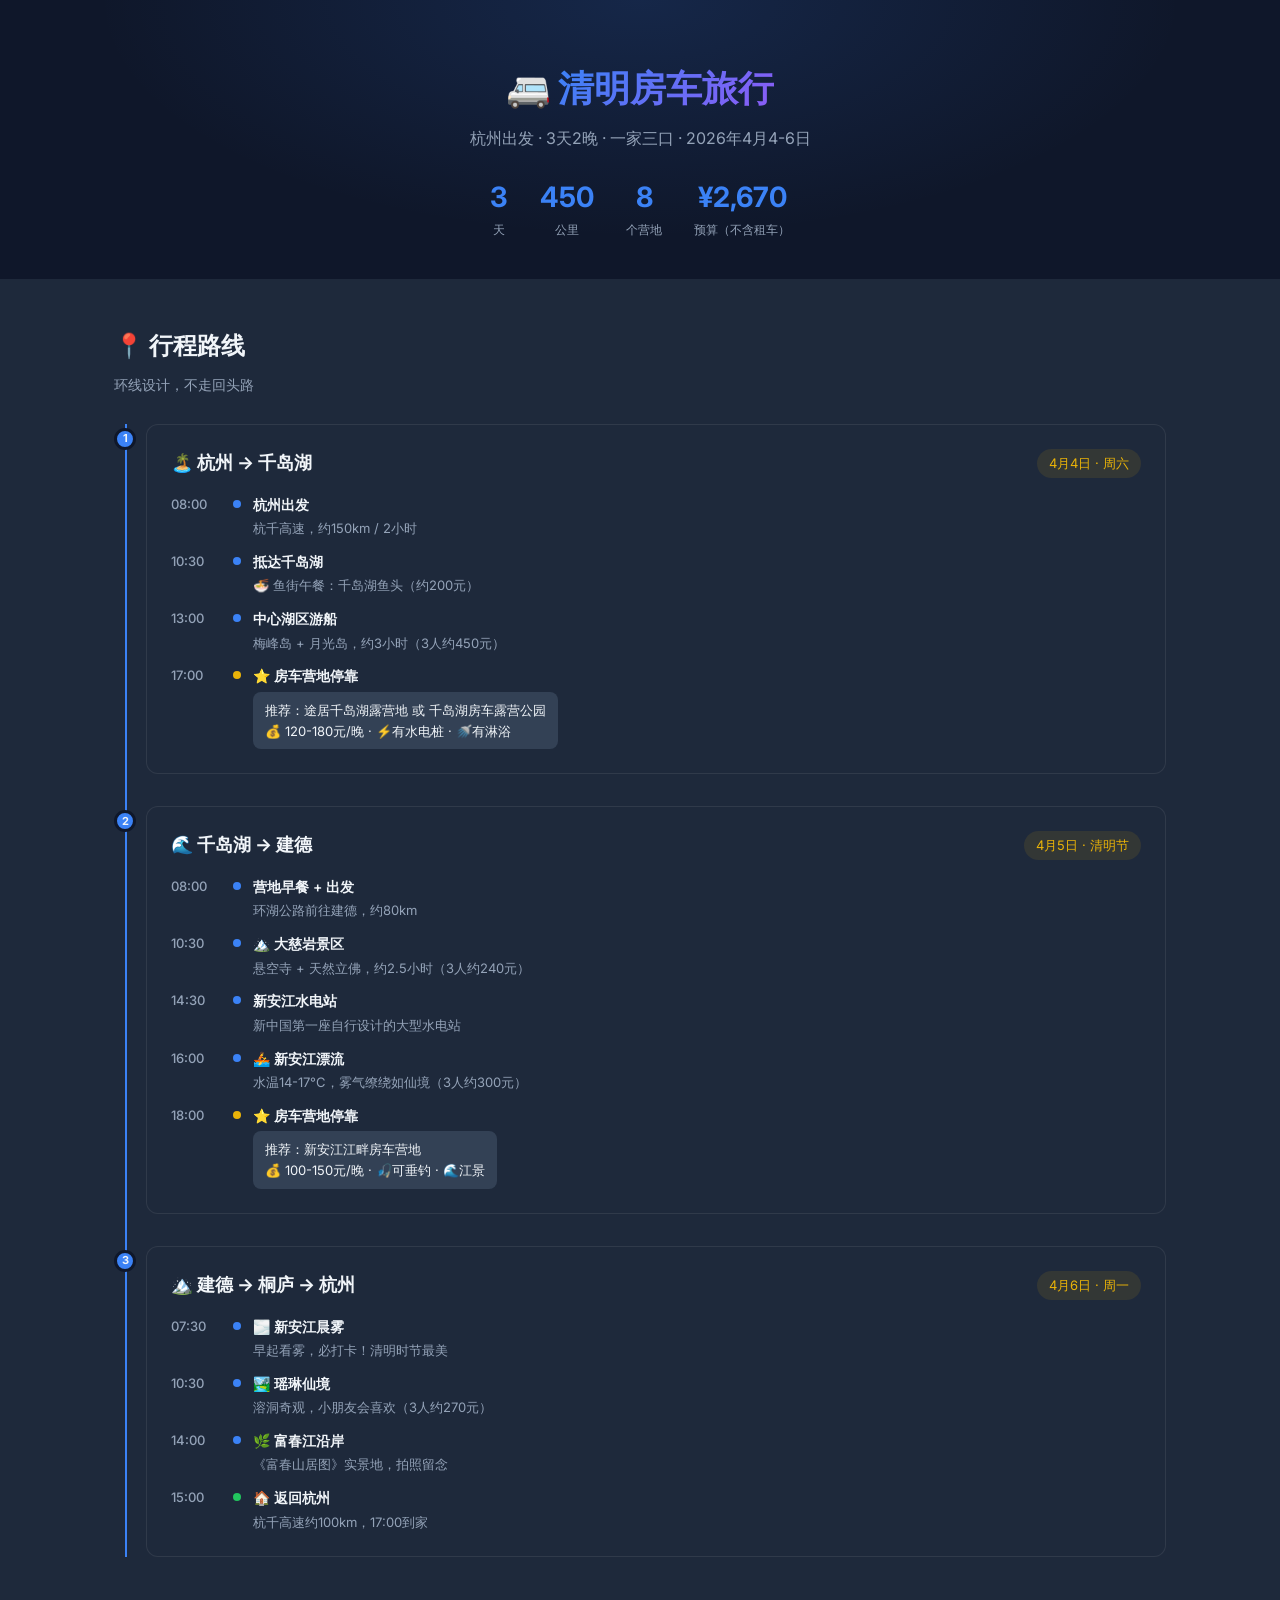
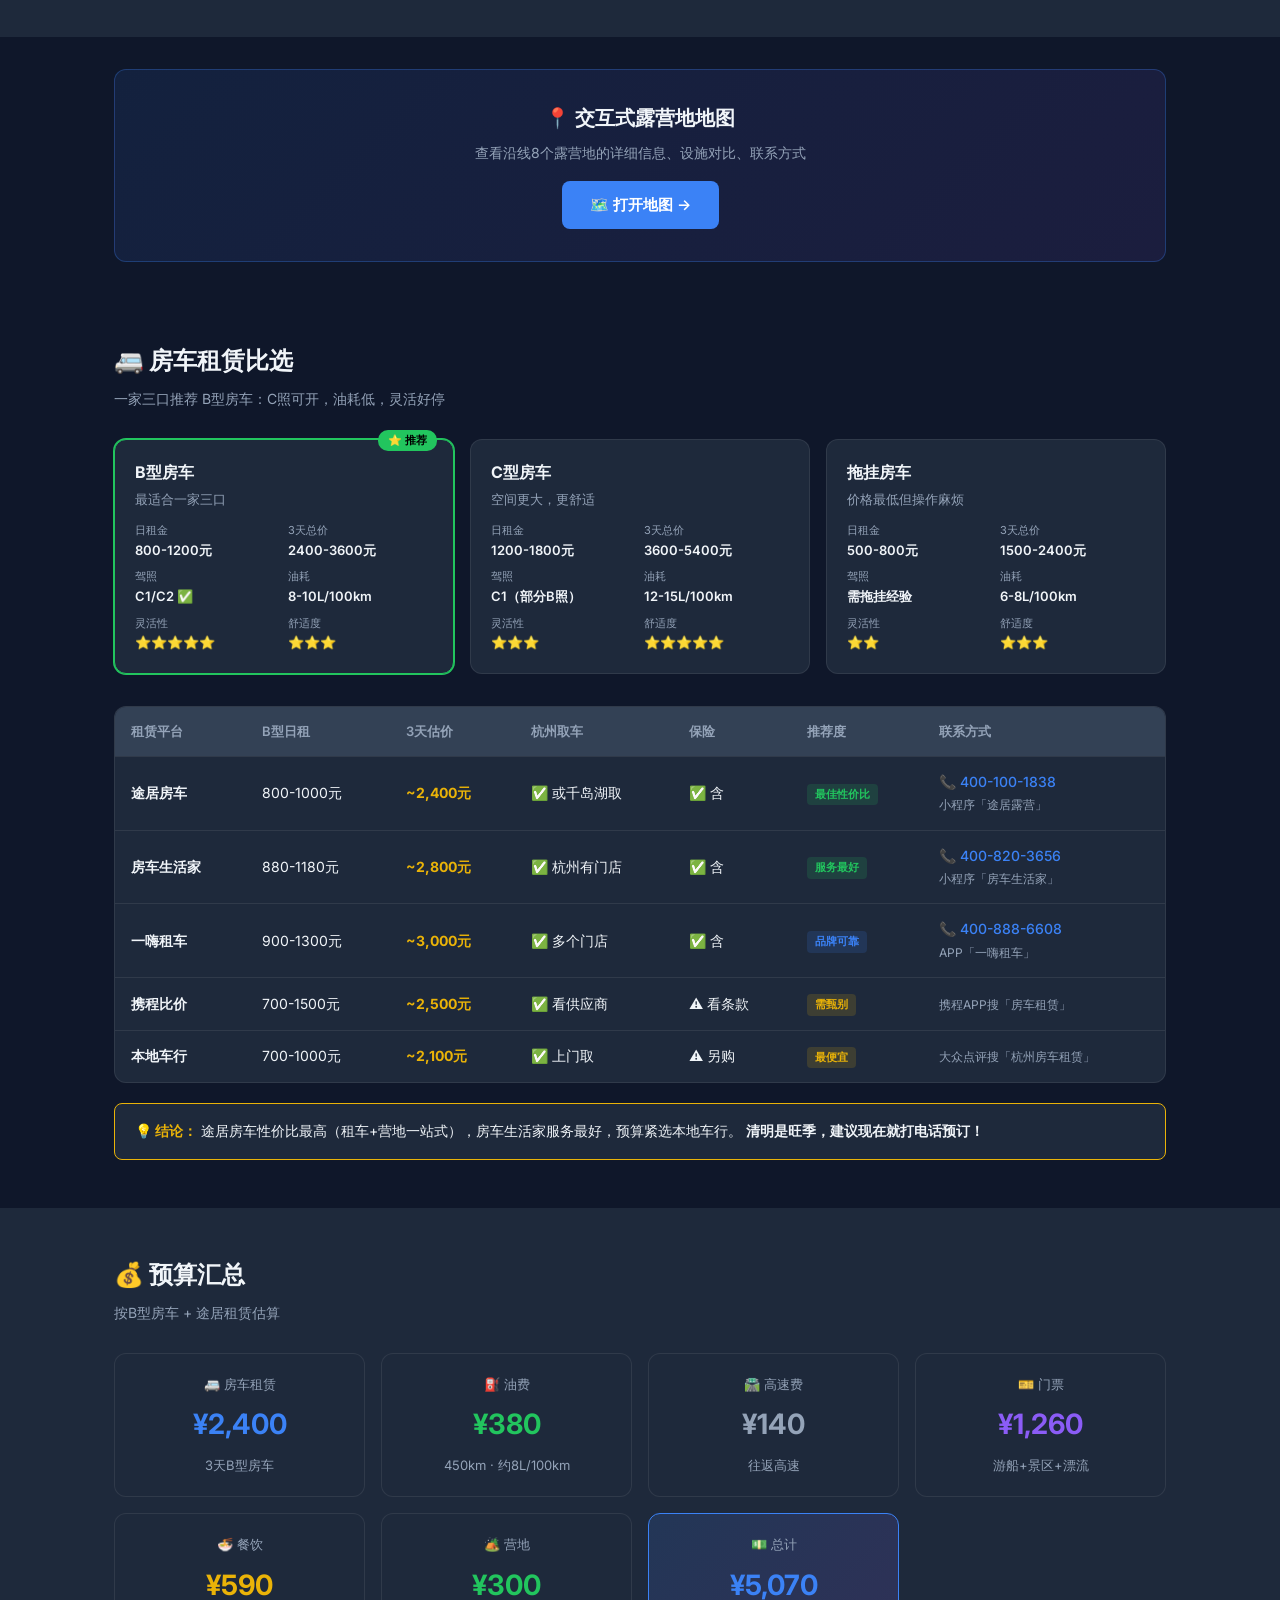
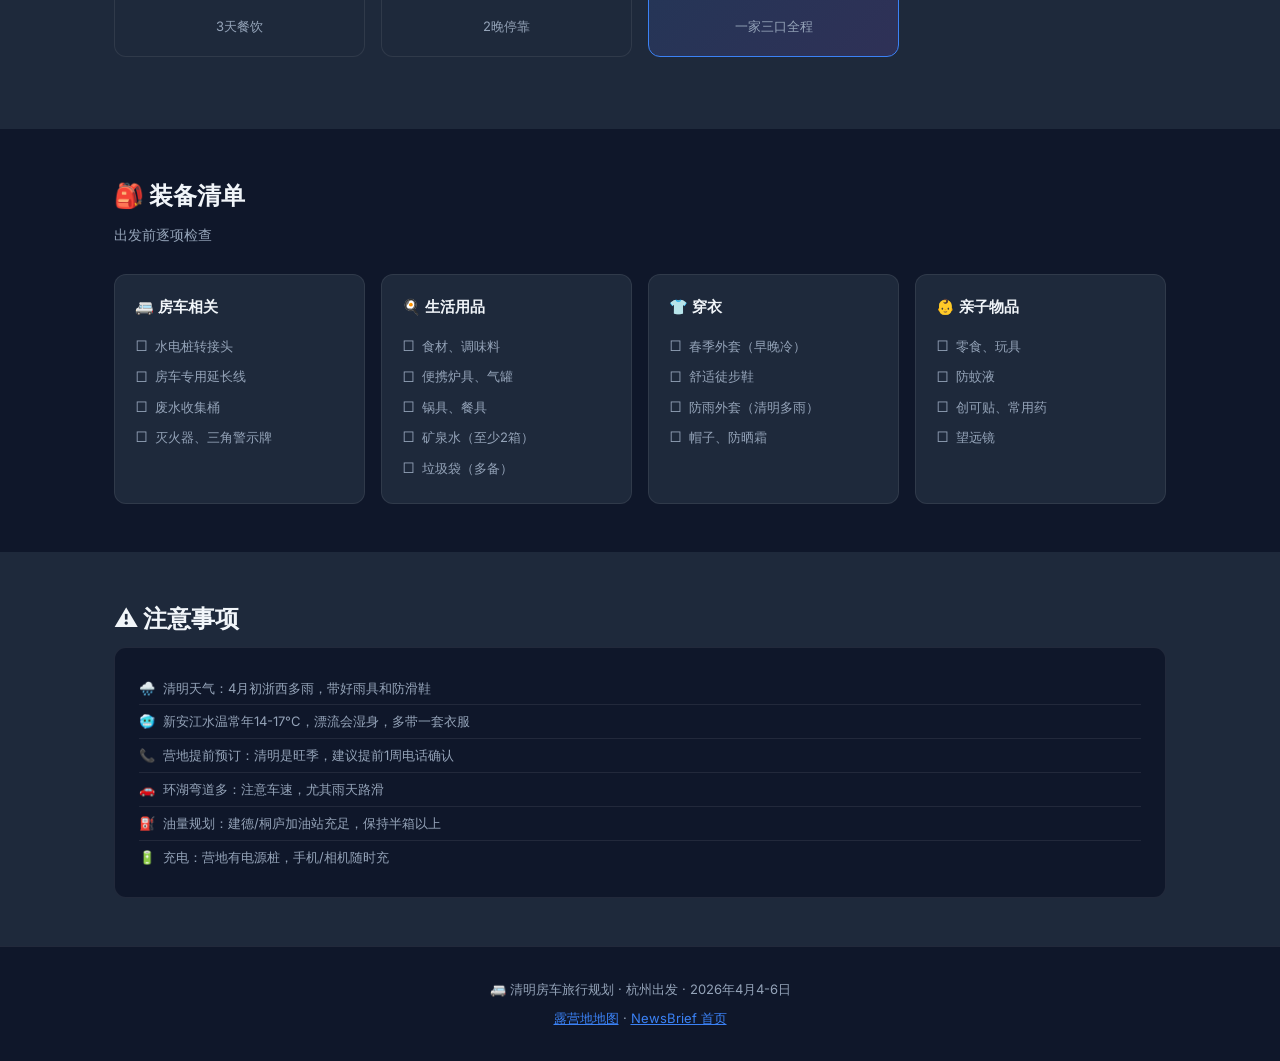
<file: docs/trip.html>
<!DOCTYPE html>
<html lang="zh-CN">
<head>
    <meta charset="UTF-8">
    <meta name="viewport" content="width=device-width, initial-scale=1.0">
    <title>🚐 清明房车旅行规划 · 杭州出发</title>
    <link href="https://fonts.googleapis.com/css2?family=Inter:wght@400;500;600;700;800&display=swap" rel="stylesheet">
    <style>
        :root {
            --bg:#0f172a; --bg2:#1e293b; --bg3:#334155; --bg4:#475569;
            --text:#f1f5f9; --text2:#94a3b8;
            --blue:#3b82f6; --green:#22c55e; --yellow:#eab308; --red:#ef4444; --purple:#8b5cf6;
            --border:rgba(255,255,255,0.08); --radius:12px;
        }
        *{margin:0;padding:0;box-sizing:border-box}
        body{font-family:'Inter',sans-serif;background:var(--bg);color:var(--text);line-height:1.6}
        .container{max-width:1100px;margin:0 auto;padding:0 24px}
        
        /* Hero */
        .hero{padding:60px 0 40px;text-align:center;background:radial-gradient(ellipse at 50% 0%,rgba(59,130,246,0.15),transparent 60%)}
        .hero h1{font-size:36px;font-weight:800;margin-bottom:8px}
        .hero h1 span{background:linear-gradient(135deg,#3b82f6,#8b5cf6);-webkit-background-clip:text;-webkit-text-fill-color:transparent}
        .hero .subtitle{color:var(--text2);font-size:16px;margin-bottom:24px}
        .hero-stats{display:flex;justify-content:center;gap:32px;flex-wrap:wrap}
        .stat{text-align:center}
        .stat-num{font-size:28px;font-weight:700;color:var(--blue)}
        .stat-label{font-size:12px;color:var(--text2)}
        
        /* Section */
        section{padding:48px 0}
        .section-title{font-size:24px;font-weight:700;margin-bottom:8px;display:flex;align-items:center;gap:10px}
        .section-sub{color:var(--text2);font-size:14px;margin-bottom:28px}
        
        /* Route Timeline */
        .timeline{position:relative;padding-left:32px}
        .timeline::before{content:'';position:absolute;left:11px;top:0;bottom:0;width:2px;background:var(--blue)}
        .timeline-day{position:relative;margin-bottom:32px}
        .timeline-dot{position:absolute;left:-32px;top:4px;width:22px;height:22px;border-radius:50%;background:var(--blue);border:3px solid var(--bg);display:flex;align-items:center;justify-content:center;font-size:11px;font-weight:700}
        .day-card{background:var(--bg2);border:1px solid var(--border);border-radius:var(--radius);padding:24px}
        .day-header{display:flex;justify-content:space-between;align-items:center;margin-bottom:16px;flex-wrap:wrap;gap:8px}
        .day-title{font-size:18px;font-weight:700}
        .day-date{font-size:13px;color:var(--yellow);background:rgba(234,179,8,0.1);padding:4px 12px;border-radius:20px}
        .stops{display:flex;flex-direction:column;gap:12px}
        .stop{display:flex;gap:12px;align-items:start}
        .stop-time{font-size:13px;color:var(--text2);min-width:50px;font-weight:500}
        .stop-dot{width:8px;height:8px;border-radius:50%;background:var(--blue);margin-top:6px;flex-shrink:0}
        .stop-content h4{font-size:14px;font-weight:600;margin-bottom:2px}
        .stop-content p{font-size:13px;color:var(--text2)}
        .stop-highlight{background:var(--bg3);padding:8px 12px;border-radius:8px;margin-top:4px;font-size:13px}
        
        /* Rental Comparison Table */
        .compare-table{width:100%;border-collapse:separate;border-spacing:0;background:var(--bg2);border-radius:var(--radius);overflow:hidden;border:1px solid var(--border)}
        .compare-table th{background:var(--bg3);padding:14px 16px;text-align:left;font-size:13px;font-weight:600;color:var(--text2)}
        .compare-table td{padding:14px 16px;font-size:14px;border-top:1px solid var(--border)}
        .compare-table tr:hover td{background:rgba(59,130,246,0.05)}
        .badge{display:inline-block;padding:2px 8px;border-radius:4px;font-size:11px;font-weight:600}
        .badge-best{background:rgba(34,197,94,0.15);color:var(--green)}
        .badge-good{background:rgba(59,130,246,0.15);color:var(--blue)}
        .badge-warn{background:rgba(234,179,8,0.15);color:var(--yellow)}
        .price-highlight{font-weight:700;color:var(--yellow);font-size:16px}
        .phone-link{color:var(--blue);text-decoration:none;font-weight:500}
        .phone-link:hover{text-decoration:underline}
        
        /* RV Type Cards */
        .rv-cards{display:grid;grid-template-columns:repeat(auto-fit,minmax(300px,1fr));gap:16px;margin-bottom:32px}
        .rv-card{background:var(--bg2);border:1px solid var(--border);border-radius:var(--radius);padding:20px;position:relative}
        .rv-card.recommended{border-color:var(--green);box-shadow:0 0 0 1px var(--green)}
        .rv-card .recommend-badge{position:absolute;top:-10px;right:16px;background:var(--green);color:#000;padding:2px 10px;border-radius:10px;font-size:11px;font-weight:700}
        .rv-card h3{font-size:16px;margin-bottom:4px}
        .rv-card .rv-subtitle{font-size:13px;color:var(--text2);margin-bottom:12px}
        .rv-specs{display:grid;grid-template-columns:1fr 1fr;gap:8px}
        .rv-spec{font-size:13px}
        .rv-spec .label{color:var(--text2);font-size:11px}
        .rv-spec .value{font-weight:600}
        
        /* Budget */
        .budget-grid{display:grid;grid-template-columns:repeat(auto-fit,minmax(200px,1fr));gap:16px;margin-bottom:24px}
        .budget-card{background:var(--bg2);border:1px solid var(--border);border-radius:var(--radius);padding:20px;text-align:center}
        .budget-card .amount{font-size:28px;font-weight:700;margin:8px 0}
        .budget-card .label{font-size:13px;color:var(--text2)}
        .budget-card.total{background:linear-gradient(135deg,rgba(59,130,246,0.15),rgba(139,92,246,0.15));border-color:var(--blue)}
        .budget-card.total .amount{color:var(--blue)}
        
        /* Checklist */
        .checklist{display:grid;grid-template-columns:repeat(auto-fit,minmax(240px,1fr));gap:16px}
        .checklist-group{background:var(--bg2);border:1px solid var(--border);border-radius:var(--radius);padding:20px}
        .checklist-group h4{font-size:15px;margin-bottom:12px;display:flex;align-items:center;gap:8px}
        .checklist-group ul{list-style:none}
        .checklist-group li{font-size:13px;padding:4px 0;color:var(--text2);display:flex;align-items:center;gap:6px}
        .checklist-group li::before{content:'☐';font-size:14px}
        
        /* Campsite Link Banner */
        .cta-banner{background:linear-gradient(135deg,rgba(59,130,246,0.1),rgba(139,92,246,0.1));border:1px solid rgba(59,130,246,0.3);border-radius:var(--radius);padding:32px;text-align:center;margin:32px 0}
        .cta-banner h3{font-size:20px;margin-bottom:8px}
        .cta-banner p{color:var(--text2);font-size:14px;margin-bottom:16px}
        .cta-btn{display:inline-block;padding:12px 28px;background:var(--blue);color:white;text-decoration:none;border-radius:8px;font-weight:600;font-size:15px;transition:all 0.2s}
        .cta-btn:hover{background:var(--purple);transform:translateY(-1px)}
        
        /* Notes */
        .notes{background:var(--bg2);border:1px solid var(--border);border-radius:var(--radius);padding:24px}
        .notes h4{margin-bottom:12px}
        .notes ul{list-style:none}
        .notes li{font-size:13px;color:var(--text2);padding:6px 0;border-bottom:1px solid var(--border);display:flex;gap:8px}
        .notes li:last-child{border:none}
        .notes li .icon{flex-shrink:0}
        
        /* Footer */
        footer{padding:32px 0;text-align:center;color:var(--text2);font-size:13px;border-top:1px solid var(--border)}
        
        /* Responsive */
        @media(max-width:768px){
            .hero h1{font-size:28px}
            .hero-stats{gap:20px}
            .compare-table{font-size:12px}
            .compare-table th,.compare-table td{padding:10px 8px}
        }
    </style>
</head>
<body>
    <!-- Hero -->
    <div class="hero">
        <div class="container">
            <h1>🚐 <span>清明房车旅行</span></h1>
            <p class="subtitle">杭州出发 · 3天2晚 · 一家三口 · 2026年4月4-6日</p>
            <div class="hero-stats">
                <div class="stat"><div class="stat-num">3</div><div class="stat-label">天</div></div>
                <div class="stat"><div class="stat-num">450</div><div class="stat-label">公里</div></div>
                <div class="stat"><div class="stat-num">8</div><div class="stat-label">个营地</div></div>
                <div class="stat"><div class="stat-num">¥2,670</div><div class="stat-label">预算（不含租车）</div></div>
            </div>
        </div>
    </div>

    <!-- Route Timeline -->
    <section style="background:var(--bg2)">
        <div class="container">
            <div class="section-title">📍 行程路线</div>
            <p class="section-sub">环线设计，不走回头路</p>
            
            <div class="timeline">
                <!-- Day 1 -->
                <div class="timeline-day">
                    <div class="timeline-dot">1</div>
                    <div class="day-card">
                        <div class="day-header">
                            <span class="day-title">🏝️ 杭州 → 千岛湖</span>
                            <span class="day-date">4月4日 · 周六</span>
                        </div>
                        <div class="stops">
                            <div class="stop">
                                <span class="stop-time">08:00</span>
                                <div class="stop-dot"></div>
                                <div class="stop-content"><h4>杭州出发</h4><p>杭千高速，约150km / 2小时</p></div>
                            </div>
                            <div class="stop">
                                <span class="stop-time">10:30</span>
                                <div class="stop-dot"></div>
                                <div class="stop-content"><h4>抵达千岛湖</h4><p>🍜 鱼街午餐：千岛湖鱼头（约200元）</p></div>
                            </div>
                            <div class="stop">
                                <span class="stop-time">13:00</span>
                                <div class="stop-dot"></div>
                                <div class="stop-content"><h4>中心湖区游船</h4><p>梅峰岛 + 月光岛，约3小时（3人约450元）</p></div>
                            </div>
                            <div class="stop">
                                <span class="stop-time">17:00</span>
                                <div class="stop-dot" style="background:var(--yellow)"></div>
                                <div class="stop-content">
                                    <h4>⭐ 房车营地停靠</h4>
                                    <div class="stop-highlight">推荐：途居千岛湖露营地 或 千岛湖房车露营公园<br>💰 120-180元/晚 · ⚡有水电桩 · 🚿有淋浴</div>
                                </div>
                            </div>
                        </div>
                    </div>
                </div>
                
                <!-- Day 2 -->
                <div class="timeline-day">
                    <div class="timeline-dot">2</div>
                    <div class="day-card">
                        <div class="day-header">
                            <span class="day-title">🌊 千岛湖 → 建德</span>
                            <span class="day-date">4月5日 · 清明节</span>
                        </div>
                        <div class="stops">
                            <div class="stop">
                                <span class="stop-time">08:00</span>
                                <div class="stop-dot"></div>
                                <div class="stop-content"><h4>营地早餐 + 出发</h4><p>环湖公路前往建德，约80km</p></div>
                            </div>
                            <div class="stop">
                                <span class="stop-time">10:30</span>
                                <div class="stop-dot"></div>
                                <div class="stop-content"><h4>🏔️ 大慈岩景区</h4><p>悬空寺 + 天然立佛，约2.5小时（3人约240元）</p></div>
                            </div>
                            <div class="stop">
                                <span class="stop-time">14:30</span>
                                <div class="stop-dot"></div>
                                <div class="stop-content"><h4>新安江水电站</h4><p>新中国第一座自行设计的大型水电站</p></div>
                            </div>
                            <div class="stop">
                                <span class="stop-time">16:00</span>
                                <div class="stop-dot"></div>
                                <div class="stop-content"><h4>🚣 新安江漂流</h4><p>水温14-17°C，雾气缭绕如仙境（3人约300元）</p></div>
                            </div>
                            <div class="stop">
                                <span class="stop-time">18:00</span>
                                <div class="stop-dot" style="background:var(--yellow)"></div>
                                <div class="stop-content">
                                    <h4>⭐ 房车营地停靠</h4>
                                    <div class="stop-highlight">推荐：新安江江畔房车营地<br>💰 100-150元/晚 · 🎣可垂钓 · 🌊江景</div>
                                </div>
                            </div>
                        </div>
                    </div>
                </div>
                
                <!-- Day 3 -->
                <div class="timeline-day">
                    <div class="timeline-dot">3</div>
                    <div class="day-card">
                        <div class="day-header">
                            <span class="day-title">🏔️ 建德 → 桐庐 → 杭州</span>
                            <span class="day-date">4月6日 · 周一</span>
                        </div>
                        <div class="stops">
                            <div class="stop">
                                <span class="stop-time">07:30</span>
                                <div class="stop-dot"></div>
                                <div class="stop-content"><h4>🌫️ 新安江晨雾</h4><p>早起看雾，必打卡！清明时节最美</p></div>
                            </div>
                            <div class="stop">
                                <span class="stop-time">10:30</span>
                                <div class="stop-dot"></div>
                                <div class="stop-content"><h4>🏞️ 瑶琳仙境</h4><p>溶洞奇观，小朋友会喜欢（3人约270元）</p></div>
                            </div>
                            <div class="stop">
                                <span class="stop-time">14:00</span>
                                <div class="stop-dot"></div>
                                <div class="stop-content"><h4>🌿 富春江沿岸</h4><p>《富春山居图》实景地，拍照留念</p></div>
                            </div>
                            <div class="stop">
                                <span class="stop-time">15:00</span>
                                <div class="stop-dot" style="background:var(--green)"></div>
                                <div class="stop-content"><h4>🏠 返回杭州</h4><p>杭千高速约100km，17:00到家</p></div>
                            </div>
                        </div>
                    </div>
                </div>
            </div>
        </div>
    </section>

    <!-- Campsite Map CTA -->
    <div class="container">
        <div class="cta-banner">
            <h3>📍 交互式露营地地图</h3>
            <p>查看沿线8个露营地的详细信息、设施对比、联系方式</p>
            <a href="campsites.html" class="cta-btn">🗺️ 打开地图 →</a>
        </div>
    </div>

    <!-- RV Rental Comparison -->
    <section>
        <div class="container">
            <div class="section-title">🚐 房车租赁比选</div>
            <p class="section-sub">一家三口推荐 B型房车：C照可开，油耗低，灵活好停</p>
            
            <!-- RV Type Cards -->
            <div class="rv-cards">
                <div class="rv-card recommended">
                    <div class="recommend-badge">⭐ 推荐</div>
                    <h3>B型房车</h3>
                    <p class="rv-subtitle">最适合一家三口</p>
                    <div class="rv-specs">
                        <div class="rv-spec"><div class="label">日租金</div><div class="value">800-1200元</div></div>
                        <div class="rv-spec"><div class="label">3天总价</div><div class="value">2400-3600元</div></div>
                        <div class="rv-spec"><div class="label">驾照</div><div class="value">C1/C2 ✅</div></div>
                        <div class="rv-spec"><div class="label">油耗</div><div class="value">8-10L/100km</div></div>
                        <div class="rv-spec"><div class="label">灵活性</div><div class="value">⭐⭐⭐⭐⭐</div></div>
                        <div class="rv-spec"><div class="label">舒适度</div><div class="value">⭐⭐⭐</div></div>
                    </div>
                </div>
                <div class="rv-card">
                    <h3>C型房车</h3>
                    <p class="rv-subtitle">空间更大，更舒适</p>
                    <div class="rv-specs">
                        <div class="rv-spec"><div class="label">日租金</div><div class="value">1200-1800元</div></div>
                        <div class="rv-spec"><div class="label">3天总价</div><div class="value">3600-5400元</div></div>
                        <div class="rv-spec"><div class="label">驾照</div><div class="value">C1（部分B照）</div></div>
                        <div class="rv-spec"><div class="label">油耗</div><div class="value">12-15L/100km</div></div>
                        <div class="rv-spec"><div class="label">灵活性</div><div class="value">⭐⭐⭐</div></div>
                        <div class="rv-spec"><div class="label">舒适度</div><div class="value">⭐⭐⭐⭐⭐</div></div>
                    </div>
                </div>
                <div class="rv-card">
                    <h3>拖挂房车</h3>
                    <p class="rv-subtitle">价格最低但操作麻烦</p>
                    <div class="rv-specs">
                        <div class="rv-spec"><div class="label">日租金</div><div class="value">500-800元</div></div>
                        <div class="rv-spec"><div class="label">3天总价</div><div class="value">1500-2400元</div></div>
                        <div class="rv-spec"><div class="label">驾照</div><div class="value">需拖挂经验</div></div>
                        <div class="rv-spec"><div class="label">油耗</div><div class="value">6-8L/100km</div></div>
                        <div class="rv-spec"><div class="label">灵活性</div><div class="value">⭐⭐</div></div>
                        <div class="rv-spec"><div class="label">舒适度</div><div class="value">⭐⭐⭐</div></div>
                    </div>
                </div>
            </div>
            
            <!-- Platform Comparison Table -->
            <table class="compare-table">
                <thead>
                    <tr>
                        <th>租赁平台</th>
                        <th>B型日租</th>
                        <th>3天估价</th>
                        <th>杭州取车</th>
                        <th>保险</th>
                        <th>推荐度</th>
                        <th>联系方式</th>
                    </tr>
                </thead>
                <tbody>
                    <tr>
                        <td><strong>途居房车</strong></td>
                        <td>800-1000元</td>
                        <td class="price-highlight">~2,400元</td>
                        <td>✅ 或千岛湖取</td>
                        <td>✅ 含</td>
                        <td><span class="badge badge-best">最佳性价比</span></td>
                        <td><a href="tel:4001001838" class="phone-link">📞 400-100-1838</a><br><span style="font-size:12px;color:var(--text2)">小程序「途居露营」</span></td>
                    </tr>
                    <tr>
                        <td><strong>房车生活家</strong></td>
                        <td>880-1180元</td>
                        <td class="price-highlight">~2,800元</td>
                        <td>✅ 杭州有门店</td>
                        <td>✅ 含</td>
                        <td><span class="badge badge-best">服务最好</span></td>
                        <td><a href="tel:4008203656" class="phone-link">📞 400-820-3656</a><br><span style="font-size:12px;color:var(--text2)">小程序「房车生活家」</span></td>
                    </tr>
                    <tr>
                        <td><strong>一嗨租车</strong></td>
                        <td>900-1300元</td>
                        <td class="price-highlight">~3,000元</td>
                        <td>✅ 多个门店</td>
                        <td>✅ 含</td>
                        <td><span class="badge badge-good">品牌可靠</span></td>
                        <td><a href="tel:4008886608" class="phone-link">📞 400-888-6608</a><br><span style="font-size:12px;color:var(--text2)">APP「一嗨租车」</span></td>
                    </tr>
                    <tr>
                        <td><strong>携程比价</strong></td>
                        <td>700-1500元</td>
                        <td class="price-highlight">~2,500元</td>
                        <td>✅ 看供应商</td>
                        <td>⚠️ 看条款</td>
                        <td><span class="badge badge-warn">需甄别</span></td>
                        <td><span style="font-size:12px;color:var(--text2)">携程APP搜「房车租赁」</span></td>
                    </tr>
                    <tr>
                        <td><strong>本地车行</strong></td>
                        <td>700-1000元</td>
                        <td class="price-highlight">~2,100元</td>
                        <td>✅ 上门取</td>
                        <td>⚠️ 另购</td>
                        <td><span class="badge badge-warn">最便宜</span></td>
                        <td><span style="font-size:12px;color:var(--text2)">大众点评搜「杭州房车租赁」</span></td>
                    </tr>
                </tbody>
            </table>
            
            <div style="background:var(--bg2);border:1px solid var(--yellow);border-radius:8px;padding:16px 20px;margin-top:20px;font-size:14px">
                <strong style="color:var(--yellow)">💡 结论：</strong>
                途居房车性价比最高（租车+营地一站式），房车生活家服务最好，预算紧选本地车行。
                <strong>清明是旺季，建议现在就打电话预订！</strong>
            </div>
        </div>
    </section>

    <!-- Budget -->
    <section style="background:var(--bg2)">
        <div class="container">
            <div class="section-title">💰 预算汇总</div>
            <p class="section-sub">按B型房车 + 途居租赁估算</p>
            
            <div class="budget-grid">
                <div class="budget-card">
                    <div class="label">🚐 房车租赁</div>
                    <div class="amount" style="color:var(--blue)">¥2,400</div>
                    <div class="label">3天B型房车</div>
                </div>
                <div class="budget-card">
                    <div class="label">⛽ 油费</div>
                    <div class="amount" style="color:var(--green)">¥380</div>
                    <div class="label">450km · 约8L/100km</div>
                </div>
                <div class="budget-card">
                    <div class="label">🛣️ 高速费</div>
                    <div class="amount" style="color:var(--text2)">¥140</div>
                    <div class="label">往返高速</div>
                </div>
                <div class="budget-card">
                    <div class="label">🎫 门票</div>
                    <div class="amount" style="color:var(--purple)">¥1,260</div>
                    <div class="label">游船+景区+漂流</div>
                </div>
                <div class="budget-card">
                    <div class="label">🍜 餐饮</div>
                    <div class="amount" style="color:var(--yellow)">¥590</div>
                    <div class="label">3天餐饮</div>
                </div>
                <div class="budget-card">
                    <div class="label">🏕️ 营地</div>
                    <div class="amount" style="color:var(--green)">¥300</div>
                    <div class="label">2晚停靠</div>
                </div>
                <div class="budget-card total">
                    <div class="label">💵 总计</div>
                    <div class="amount">¥5,070</div>
                    <div class="label">一家三口全程</div>
                </div>
            </div>
        </div>
    </section>

    <!-- Checklist -->
    <section>
        <div class="container">
            <div class="section-title">🎒 装备清单</div>
            <p class="section-sub">出发前逐项检查</p>
            
            <div class="checklist">
                <div class="checklist-group">
                    <h4>🚐 房车相关</h4>
                    <ul>
                        <li>水电桩转接头</li>
                        <li>房车专用延长线</li>
                        <li>废水收集桶</li>
                        <li>灭火器、三角警示牌</li>
                    </ul>
                </div>
                <div class="checklist-group">
                    <h4>🍳 生活用品</h4>
                    <ul>
                        <li>食材、调味料</li>
                        <li>便携炉具、气罐</li>
                        <li>锅具、餐具</li>
                        <li>矿泉水（至少2箱）</li>
                        <li>垃圾袋（多备）</li>
                    </ul>
                </div>
                <div class="checklist-group">
                    <h4>👕 穿衣</h4>
                    <ul>
                        <li>春季外套（早晚冷）</li>
                        <li>舒适徒步鞋</li>
                        <li>防雨外套（清明多雨）</li>
                        <li>帽子、防晒霜</li>
                    </ul>
                </div>
                <div class="checklist-group">
                    <h4>👶 亲子物品</h4>
                    <ul>
                        <li>零食、玩具</li>
                        <li>防蚊液</li>
                        <li>创可贴、常用药</li>
                        <li>望远镜</li>
                    </ul>
                </div>
            </div>
        </div>
    </section>

    <!-- Notes -->
    <section style="background:var(--bg2)">
        <div class="container">
            <div class="section-title">⚠️ 注意事项</div>
            <div class="notes" style="background:var(--bg)">
                <ul>
                    <li><span class="icon">🌧️</span> 清明天气：4月初浙西多雨，带好雨具和防滑鞋</li>
                    <li><span class="icon">🥶</span> 新安江水温常年14-17°C，漂流会湿身，多带一套衣服</li>
                    <li><span class="icon">📞</span> 营地提前预订：清明是旺季，建议提前1周电话确认</li>
                    <li><span class="icon">🚗</span> 环湖弯道多：注意车速，尤其雨天路滑</li>
                    <li><span class="icon">⛽</span> 油量规划：建德/桐庐加油站充足，保持半箱以上</li>
                    <li><span class="icon">🔋</span> 充电：营地有电源桩，手机/相机随时充</li>
                </ul>
            </div>
        </div>
    </section>

    <footer>
        <div class="container">
            <p>🚐 清明房车旅行规划 · 杭州出发 · 2026年4月4-6日</p>
            <p style="margin-top:8px">
                <a href="campsites.html" style="color:var(--blue)">露营地地图</a> · 
                <a href="index.html" style="color:var(--blue)">NewsBrief 首页</a>
            </p>
        </div>
    </footer>
</body>
</html>
</file>
<file: docs/css/style.css>
/* NewsBrief - Product Page Styles */
:root {
    --bg: #0a0a0f;
    --bg2: #12121a;
    --bg3: #1a1a2e;
    --text: #e8e8ed;
    --text2: #8888a0;
    --accent: #6366f1;
    --accent2: #818cf8;
    --accent-glow: rgba(99, 102, 241, 0.3);
    --green: #22c55e;
    --red: #ef4444;
    --yellow: #eab308;
    --border: rgba(255,255,255,0.08);
    --radius: 12px;
}

* { margin: 0; padding: 0; box-sizing: border-box; }

body {
    font-family: 'Inter', -apple-system, BlinkMacSystemFont, sans-serif;
    background: var(--bg);
    color: var(--text);
    line-height: 1.6;
    overflow-x: hidden;
}

.container {
    max-width: 1080px;
    margin: 0 auto;
    padding: 0 24px;
}

/* Hero */
.hero {
    padding: 100px 0 80px;
    text-align: center;
    position: relative;
    background: radial-gradient(ellipse at 50% 0%, var(--accent-glow) 0%, transparent 60%);
}

.hero-badge {
    display: inline-block;
    padding: 6px 16px;
    border-radius: 20px;
    background: var(--bg3);
    border: 1px solid var(--border);
    font-size: 14px;
    color: var(--accent2);
    margin-bottom: 24px;
}

.hero h1 {
    font-size: clamp(36px, 6vw, 64px);
    font-weight: 800;
    line-height: 1.1;
    margin-bottom: 20px;
    letter-spacing: -1px;
}

.gradient-text {
    background: linear-gradient(135deg, var(--accent2), #a78bfa, #f472b6);
    -webkit-background-clip: text;
    -webkit-text-fill-color: transparent;
}

.hero-desc {
    font-size: 18px;
    color: var(--text2);
    max-width: 640px;
    margin: 0 auto 32px;
    line-height: 1.7;
}

.hero-actions {
    display: flex;
    gap: 12px;
    justify-content: center;
    margin-bottom: 48px;
}

.btn {
    padding: 12px 28px;
    border-radius: 8px;
    font-size: 16px;
    font-weight: 600;
    text-decoration: none;
    transition: all 0.2s;
}

.btn-primary {
    background: var(--accent);
    color: white;
}

.btn-primary:hover {
    background: var(--accent2);
    transform: translateY(-1px);
    box-shadow: 0 8px 24px var(--accent-glow);
}

.btn-secondary {
    background: var(--bg3);
    color: var(--text);
    border: 1px solid var(--border);
}

.btn-secondary:hover {
    border-color: var(--accent);
}

/* Terminal */
.hero-terminal {
    max-width: 680px;
    margin: 0 auto;
    background: var(--bg2);
    border-radius: var(--radius);
    border: 1px solid var(--border);
    overflow: hidden;
    text-align: left;
}

.terminal-header {
    display: flex;
    align-items: center;
    gap: 8px;
    padding: 12px 16px;
    background: var(--bg3);
    border-bottom: 1px solid var(--border);
}

.dot {
    width: 12px;
    height: 12px;
    border-radius: 50%;
}

.dot.red { background: var(--red); }
.dot.yellow { background: var(--yellow); }
.dot.green { background: var(--green); }

.terminal-title {
    margin-left: 12px;
    font-size: 13px;
    color: var(--text2);
}

.terminal-body {
    padding: 20px;
    font-size: 14px;
    line-height: 1.7;
    overflow-x: auto;
}

.terminal-body code {
    font-family: 'SF Mono', 'Fira Code', monospace;
}

.prompt { color: var(--accent2); }
.output { color: var(--green); }

/* Sections */
section {
    padding: 80px 0;
}

section h2 {
    font-size: 36px;
    font-weight: 700;
    text-align: center;
    margin-bottom: 48px;
}

/* Features */
.features {
    background: var(--bg2);
}

.features-grid {
    display: grid;
    grid-template-columns: repeat(auto-fit, minmax(300px, 1fr));
    gap: 20px;
}

.feature-card {
    background: var(--bg);
    border: 1px solid var(--border);
    border-radius: var(--radius);
    padding: 28px;
    transition: all 0.2s;
}

.feature-card:hover {
    border-color: var(--accent);
    transform: translateY(-2px);
    box-shadow: 0 8px 32px rgba(0,0,0,0.3);
}

.feature-icon {
    font-size: 32px;
    margin-bottom: 12px;
}

.feature-card h3 {
    font-size: 18px;
    margin-bottom: 8px;
}

.feature-card p {
    color: var(--text2);
    font-size: 14px;
}

/* Steps */
.steps {
    display: flex;
    align-items: center;
    justify-content: center;
    gap: 24px;
    flex-wrap: wrap;
}

.step {
    display: flex;
    align-items: center;
    gap: 16px;
    background: var(--bg2);
    border: 1px solid var(--border);
    border-radius: var(--radius);
    padding: 24px 28px;
    min-width: 240px;
}

.step-num {
    width: 40px;
    height: 40px;
    border-radius: 50%;
    background: var(--accent);
    color: white;
    display: flex;
    align-items: center;
    justify-content: center;
    font-weight: 700;
    font-size: 18px;
    flex-shrink: 0;
}

.step-content h3 {
    font-size: 16px;
    margin-bottom: 4px;
}

.step-content p {
    font-size: 13px;
    color: var(--text2);
}

.step-arrow {
    font-size: 24px;
    color: var(--accent2);
    opacity: 0.5;
}

/* Demo */
.demo-subtitle {
    text-align: center;
    color: var(--text2);
    margin-top: -32px;
    margin-bottom: 40px;
    font-size: 15px;
}

.briefing-preview {
    background: var(--bg2);
    border: 1px solid var(--border);
    border-radius: var(--radius);
    overflow: hidden;
    max-width: 800px;
    margin: 0 auto;
}

.briefing-header {
    display: flex;
    justify-content: space-between;
    align-items: center;
    padding: 16px 24px;
    background: var(--bg3);
    border-bottom: 1px solid var(--border);
}

.briefing-tag {
    font-weight: 600;
    font-size: 16px;
}

.briefing-date {
    color: var(--text2);
    font-size: 14px;
}

.briefing-section {
    padding: 20px 24px;
    border-bottom: 1px solid var(--border);
}

.briefing-section:last-child {
    border-bottom: none;
}

.briefing-section h4 {
    font-size: 15px;
    margin-bottom: 12px;
    color: var(--accent2);
}

.news-item {
    margin-bottom: 14px;
    padding-bottom: 14px;
    border-bottom: 1px solid var(--border);
}

.news-item:last-child {
    border-bottom: none;
    margin-bottom: 0;
    padding-bottom: 0;
}

.news-source {
    display: inline-block;
    background: var(--bg3);
    color: var(--accent2);
    padding: 2px 8px;
    border-radius: 4px;
    font-size: 11px;
    font-weight: 600;
    margin-bottom: 4px;
}

.news-title {
    display: block;
    font-weight: 600;
    font-size: 15px;
    margin: 4px 0;
}

.news-summary {
    font-size: 13px;
    color: var(--text2);
    line-height: 1.5;
}

.analysis-box {
    background: var(--bg);
    border-left: 3px solid var(--accent);
    padding: 16px 20px;
    border-radius: 0 8px 8px 0;
}

.analysis-box h5 {
    font-size: 15px;
    margin-bottom: 8px;
}

.analysis-box p {
    font-size: 13px;
    color: var(--text2);
    line-height: 1.6;
}

.analysis-sources {
    margin-top: 10px;
    font-size: 12px;
    color: var(--accent2);
}

.data-table {
    width: 100%;
    border-collapse: collapse;
    font-size: 14px;
}

.data-table th, .data-table td {
    padding: 10px 12px;
    text-align: left;
    border-bottom: 1px solid var(--border);
}

.data-table th {
    color: var(--text2);
    font-weight: 500;
    font-size: 13px;
}

.data-table .up { color: var(--green); }

.upcoming {
    list-style: none;
    font-size: 14px;
}

.upcoming li {
    padding: 6px 0;
    color: var(--text2);
}

.upcoming strong {
    color: var(--text);
}

/* Media */
.media {
    background: var(--bg2);
}

.media-grid {
    display: grid;
    grid-template-columns: repeat(auto-fit, minmax(240px, 1fr));
    gap: 24px;
}

.media-col h4 {
    font-size: 16px;
    margin-bottom: 12px;
}

.media-tags {
    display: flex;
    flex-wrap: wrap;
    gap: 8px;
}

.media-tags span {
    background: var(--bg);
    border: 1px solid var(--border);
    padding: 4px 12px;
    border-radius: 6px;
    font-size: 13px;
    color: var(--text2);
    transition: all 0.2s;
}

.media-tags span:hover {
    border-color: var(--accent);
    color: var(--accent2);
}

/* Quickstart */
.install-box {
    background: var(--bg2);
    border: 1px solid var(--border);
    border-radius: var(--radius);
    padding: 24px;
    margin-bottom: 32px;
    max-width: 700px;
    margin-left: auto;
    margin-right: auto;
}

.install-box h4 {
    margin-bottom: 12px;
    font-size: 16px;
}

.install-box pre {
    background: var(--bg);
    padding: 16px;
    border-radius: 8px;
    overflow-x: auto;
}

.install-box code {
    font-family: 'SF Mono', 'Fira Code', monospace;
    font-size: 14px;
    color: var(--green);
}

.usage-cards {
    display: grid;
    grid-template-columns: repeat(auto-fit, minmax(280px, 1fr));
    gap: 16px;
    max-width: 900px;
    margin: 0 auto;
}

.usage-card {
    background: var(--bg2);
    border: 1px solid var(--border);
    border-radius: var(--radius);
    padding: 20px;
    text-align: center;
}

.usage-card h4 {
    font-size: 15px;
    margin-bottom: 10px;
}

.usage-card code {
    display: block;
    background: var(--bg);
    padding: 10px;
    border-radius: 6px;
    font-size: 13px;
    color: var(--accent2);
}

/* Footer */
footer {
    padding: 48px 0;
    text-align: center;
    border-top: 1px solid var(--border);
}

footer p {
    margin-bottom: 8px;
}

.footer-links a {
    color: var(--accent2);
    text-decoration: none;
}

.footer-links a:hover {
    text-decoration: underline;
}

.footer-copy {
    font-size: 13px;
    color: var(--text2);
    margin-top: 8px;
}

/* Responsive */
@media (max-width: 768px) {
    .steps {
        flex-direction: column;
    }
    .step-arrow {
        transform: rotate(90deg);
    }
    .hero {
        padding: 60px 0 40px;
    }
    section {
        padding: 48px 0;
    }
}
</file>
